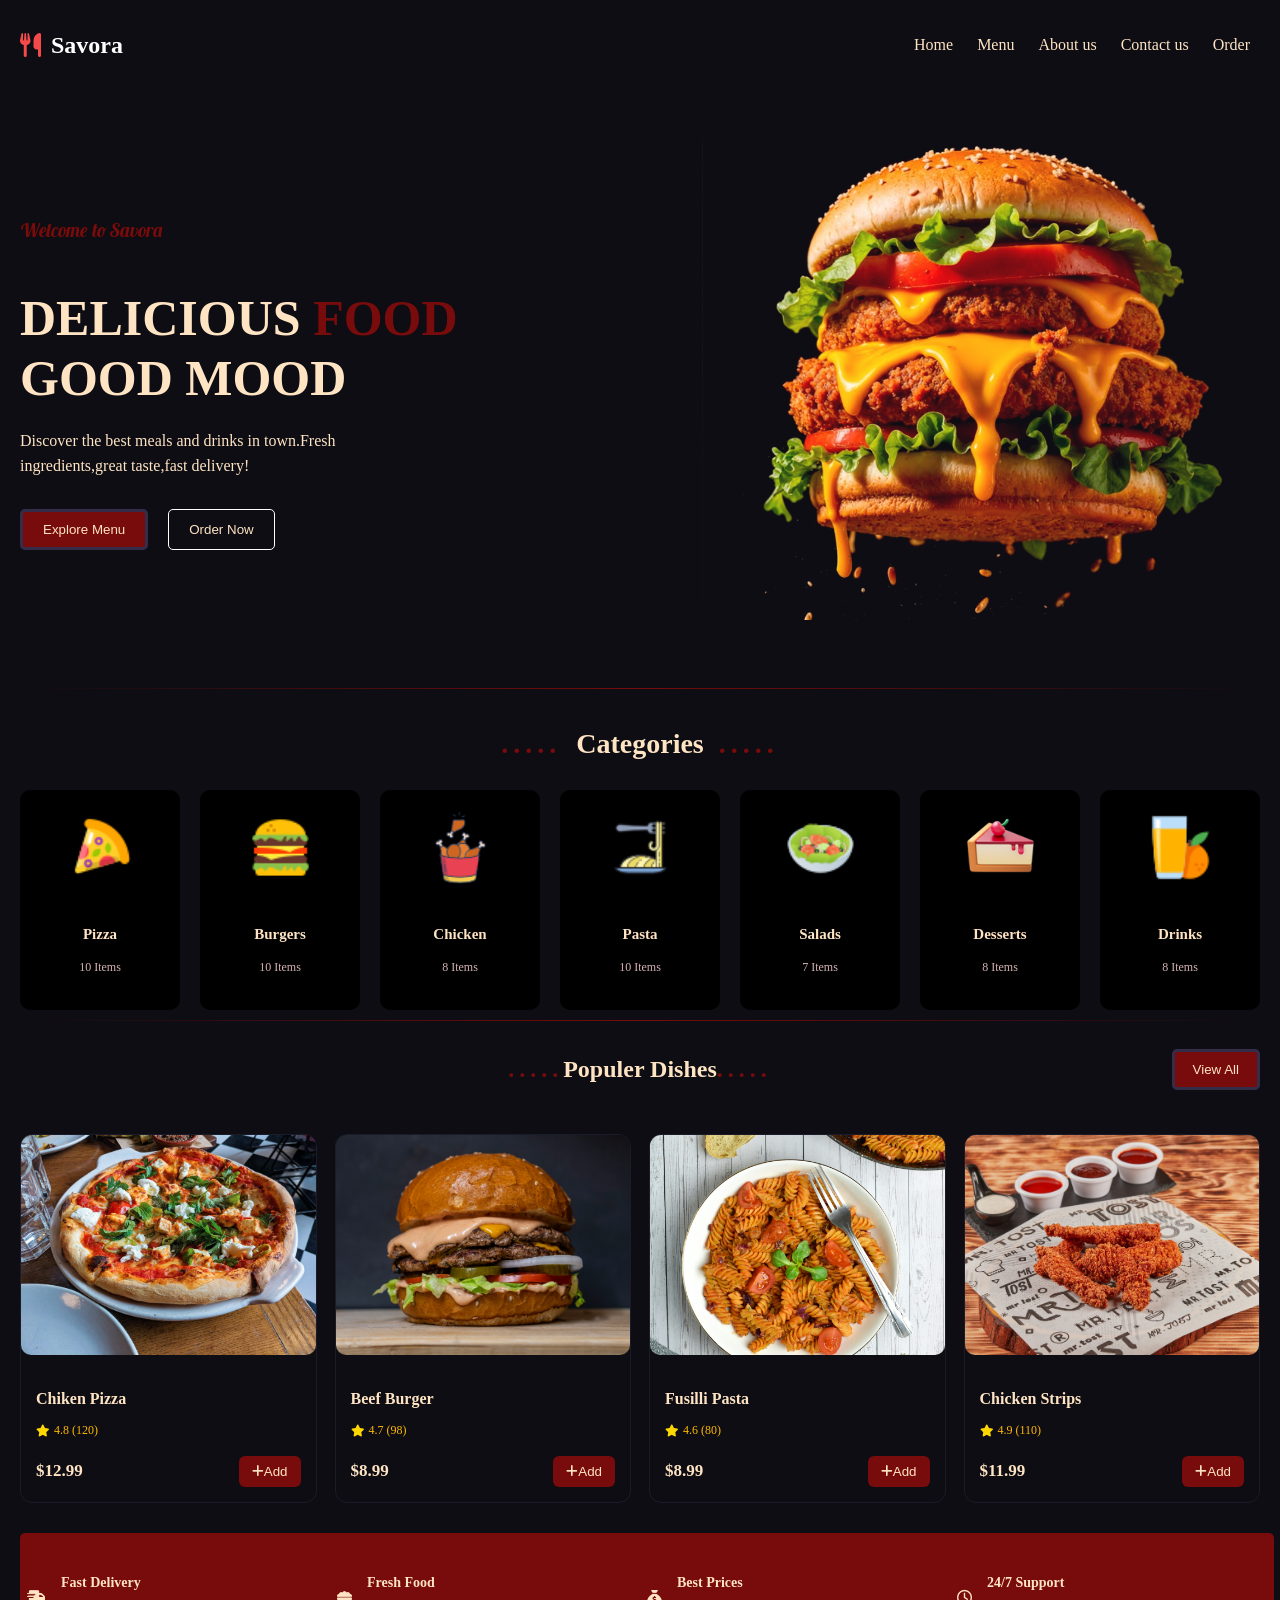
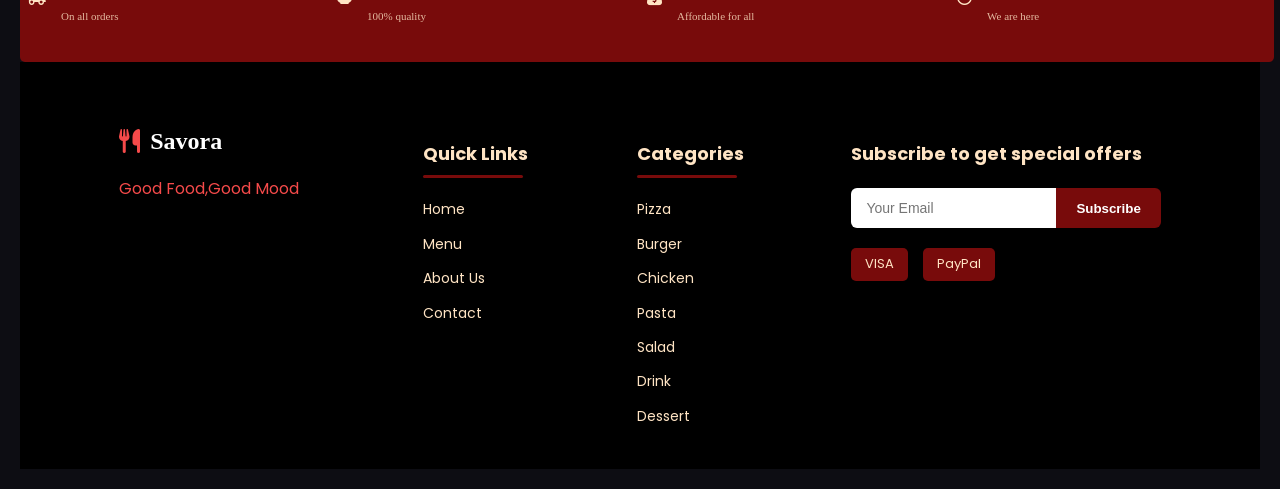
<file: index.html>
<!DOCTYPE html>
<html lang="en">

<head>
    <meta charset="UTF-8">
    <meta name="viewport" content="width=device-width, initial-scale=1.0">
    <title>Savora</title>
    <link rel="preconnect" href="https://fonts.googleapis.com">
    <link rel="preconnect" href="https://fonts.gstatic.com" crossorigin>
    <link href="https://fonts.googleapis.com/css2?family=Lobster+Two:ital,wght@0,400;0,700;1,400;1,700&display=swap"
        rel="stylesheet">
    <link rel="stylesheet"
      href="https://cdnjs.cloudflare.com/ajax/libs/font-awesome/6.7.2/css/all.min.css">
    <link rel="stylesheet" href="https://cdnjs.cloudflare.com/ajax/libs/font-awesome/6.4.0/css/all.min.css">
    <link href="https://fonts.googleapis.com/css2?family=Poppins:wght@300;400;500;600;700&display=swap" rel="stylesheet">    
    <link rel="stylesheet" href="css/index.css">
    <link rel="icon" href="Images/burgers/photo-of-home.jpg">
</head>

<body>
    <header>
        <div class="logo">
            <i class="fa-solid fa-utensils"></i> Savora
        </div>
        <nav class="navbar">
            <ul>
                <li><a href="index.html">Home</a></li>
                <li><a href="menu.html">Menu</a></li>
                <li><a href="about-us.html">About us</a></li>
                <li><a href="contact-us.html">Contact us</a></li>
                <li><a href="order.html" class="active">Order</a></li>
            </ul>
        </nav>
    </header>
    <section class="container-hero">
        <div class="hero-content">
            <h3>Welcome to Savora</h3>
            <h1>DELICIOUS <span>FOOD</span><br> GOOD MOOD</h1>
            <P>Discover the best meals and drinks in town.Fresh ingredients,great taste,fast delivery!</P>
            <div class="hero-buttons">
                <button class="btn btn-primary"><a href="menu.html">Explore Menu</a></button>
                <button class="btn btn-outline"><a href="order.html">Order Now</a></button>
            </div>
        </div>
        <div class="hero-image">
            <img src="Images/burgers/photo-of-home.jpg" alt="Burger">
        </div>
    </section>
    <div class="fade-line"></div>
    <section class="container">
        <div class="section-title">
            <h2>Categories</h2>
        </div>
        <div class="categories">
            <div class="cat-card">
                <img src="Images/icons/pizza-icon (3).png" alt="Pizza">
                <h4>Pizza</h4>
                <p>10 Items</p>
            </div>
            <div class="cat-card">
                <img src="Images/icons/burger-icon.png" alt="Burgers">
                <h4>Burgers</h4>
                <p>10 Items</p>
            </div>
            <div class="cat-card">
                <img src="Images/icons/chicken-wings-icon.png" alt="Chicken">
                <h4>Chicken</h4>
                <p>8 Items</p>
            </div>
            <div class="cat-card">
                <img src="Images/icons/pasta-icon.png" alt="Pasta">
                <h4>Pasta</h4>
                <p>10 Items</p>
            </div>
            <div class="cat-card">
                <img src="Images/icons/salad-icon.png" alt="Salad">
                <h4>Salads</h4>
                <p>7 Items</p>
            </div>
            <div class="cat-card">
                <img src="Images/icons/dessert-icon.png" alt="Dessert">
                <h4>Desserts</h4>
                <p>8 Items</p>
            </div>
            <div class="cat-card">
                <img src="Images/icons/juice-icon.png" alt="Drinks">
                <h4>Drinks</h4>
                <p>8 Items</p>
            </div>
        </div>
    </section>
    <div class="fade-line"></div>
    <section class="Populer-dishes container">
        <div class="dishes-header">
            <div class="dishes-title" style="margin-bottom: 0;">
                <h2>Populer Dishes</h2>
            </div>
                <button class="btn View-btn"><a href="menu.html">View All</a></button>
        </div>
        <div class="cards">
            <div class="dish-card">
                <div class="dish-img">
                    <img src="Images/pizza/chicken&ricotta-mediterranean-pizza.jpeg" alt="">
                </div>
                <div class="card-info">
                    <h3>Chiken Pizza</h3>
                    <div class="rating"><i class="fa-solid fa-star"></i><span>4.8 (120)</span></div>
                    <div class="price">
                        <strong>$12.99</strong>
                        <button><i class="fa-solid fa-plus"></i>Add</button>
                    </div>
                </div>
            </div>
            <div class="dish-card">
                <div class="dish-img">
                    <img src="Images/burgers/double-beef-burger.jpeg" alt="">
                </div>
                <div class="card-info">
                    <h3>Beef Burger</h3>
                    <div class="rating"><i class="fa-solid fa-star"></i><span>4.7 (98)</span></div>
                    <div class="price">
                        <strong>$8.99</strong>
                        <button><i class="fa-solid fa-plus"></i>Add</button>
                    </div>
                </div>
            </div>
             <div class="dish-card">
                <div class="dish-img">
                    <img src="Images/pasta/fusilli-tomato-pasta.jpeg" alt="">
                </div>
                <div class="card-info">
                    <h3>Fusilli Pasta</h3>
                    <div class="rating"><i class="fa-solid fa-star"></i><span>4.6 (80)</span></div>
                    <div class="price">
                        <strong>$8.99</strong>
                        <button><i class="fa-solid fa-plus"></i>Add</button>
                    </div>
                </div>
            </div>
             <div class="dish-card">
                <div class="dish-img">
                    <img src="Images/chickens/chicken-strips.jpeg" alt="">
                </div>
                <div class="card-info">
                    <h3>Chicken Strips</h3>
                    <div class="rating"><i class="fa-solid fa-star"></i><span>4.9 (110)</span></div>
                    <div class="price">
                        <strong>$11.99</strong>
                        <button><i class="fa-solid fa-plus"></i>Add</button>
                    </div>
                </div>
            </div>
        </div>
    </section>
    <section class="propereties">
        <div class="properety">
            <i class="fa-solid fa-truck-fast"></i>
            <div>
                <h3>Fast Delivery</h3>
                <p>On all orders</p>
            </div>
        </div>
        <div class="properety">
            <i class="fa-solid fa-bowl-food"></i>
            <div>
                <h3>Fresh Food</h3>
                <p>100% quality</p>
            </div>
        </div>
        <div class="properety">
            <i class="fa-solid fa-sack-dollar"></i>
            <div>
                <h3>Best Prices</h3>
                <p>Affordable for all</p>
            </div>
        </div>
        <div class="properety">
            <i class="fa-regular fa-clock"></i>
            <div>
                <h3>24/7 Support</h3>
                <p>We are here</p>
            </div>
        </div>
    </section>
    <footer>
        <div class="logo-footer">
            <div class="logo">
                <i class="fa-solid fa-utensils"></i> Savora
            </div>
            <p>Good Food,Good Mood</p>
        </div>
        <div class="footer-column">
            <h3>Quick Links</h3>
            <a href="index.html">Home</a>
            <a href="menu.html">Menu</a>
            <a href="about-us.html">About Us</a>
            <a href="contact-us.html">Contact</a>
        </div>
        <div class="footer-column">
            <h3>Categories</h3>
            <a href="menu.html?category=pizza">Pizza</a>
            <a href="menu.html?category=burgers">Burger</a>
            <a href="menu.html?category=chicken">Chicken</a>
            <a href="menu.html?category=pasta">Pasta</a>
            <a href="menu.html?category=salad">Salad</a>
            <a href="menu.html?category=drink">Drink</a>
            <a href="menu.html?category=dessert">Dessert</a>
        </div>
        <div class="subscribe">
            <h3>Subscribe to get special offers</h3>
            <div class="subscribe-box">
                <input type="email" placeholder="Your Email">
                <button>Subscribe</button>
            </div>    
            <div class="payment">
                    <span>VISA</span>
                    <span>PayPal</span>
            </div>
        </div>
    </footer>
    <script src="main.js"></script>
</body>
</html>
</file>
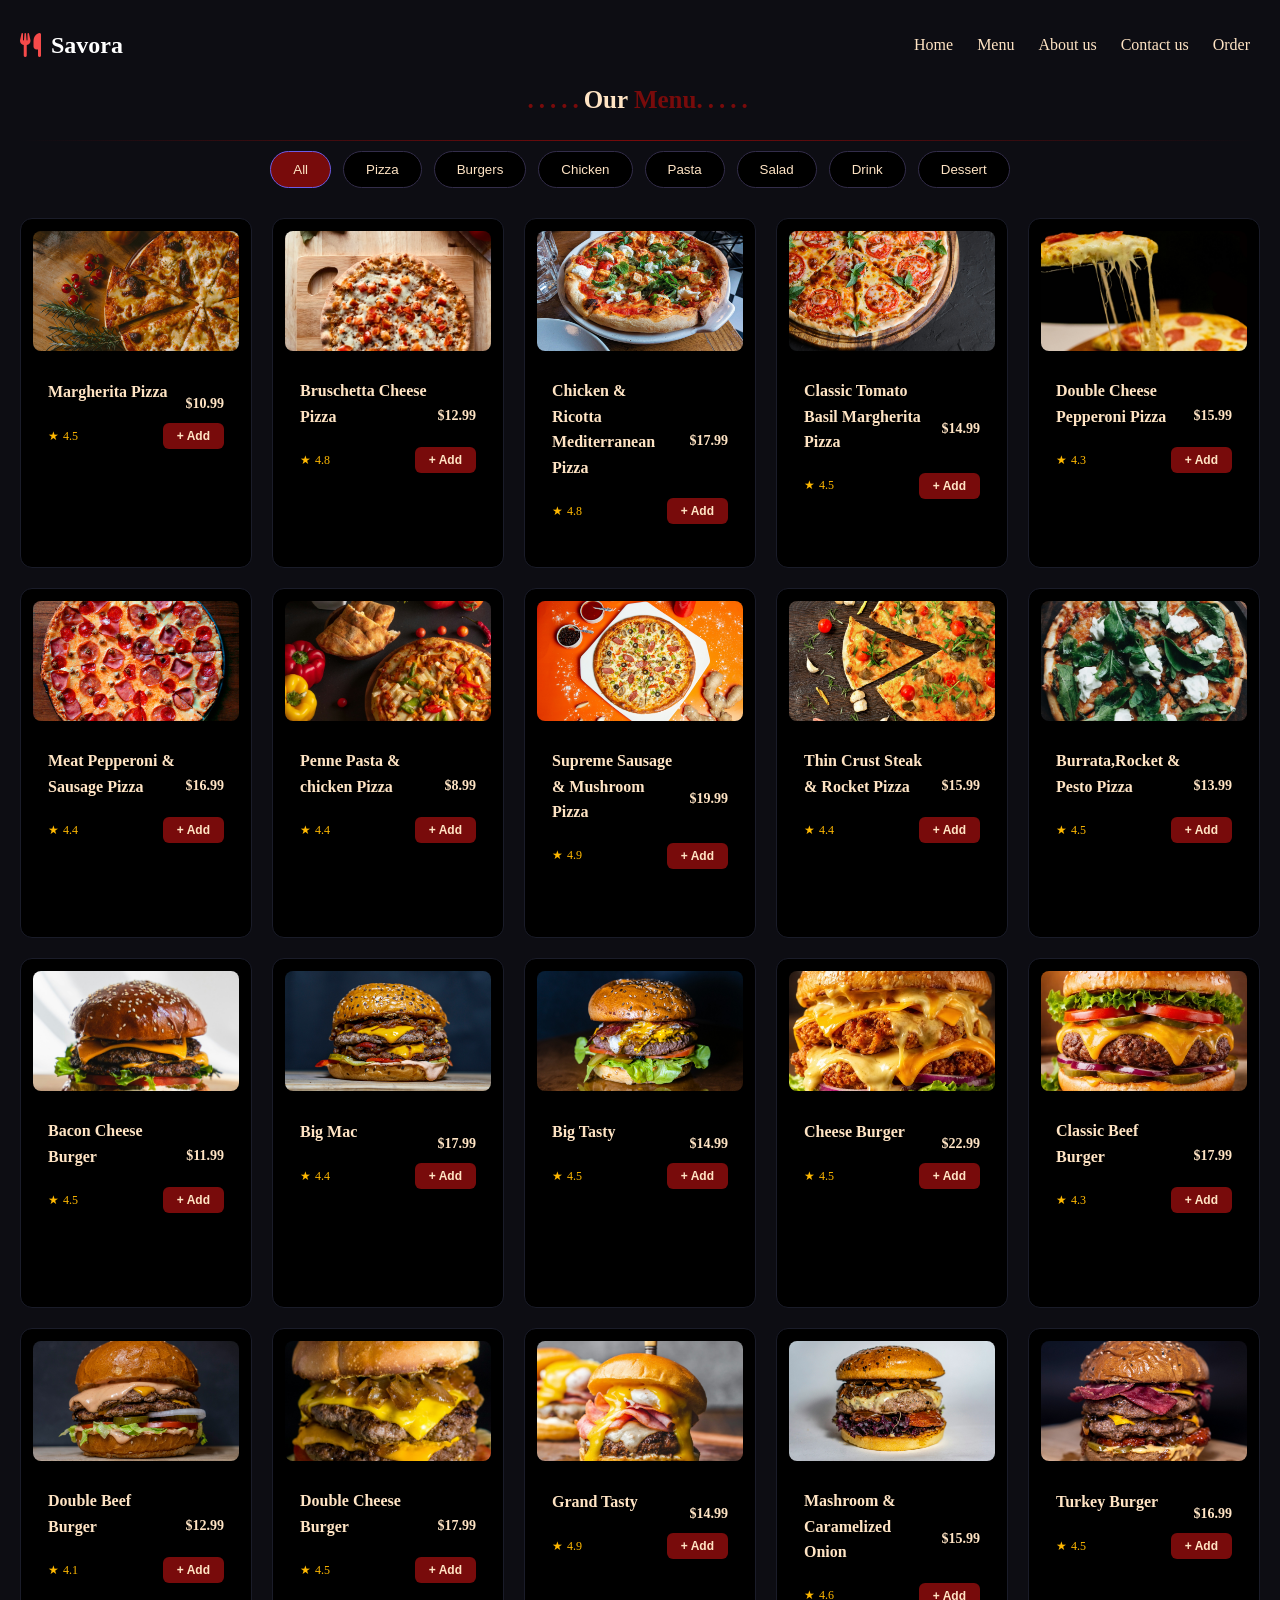
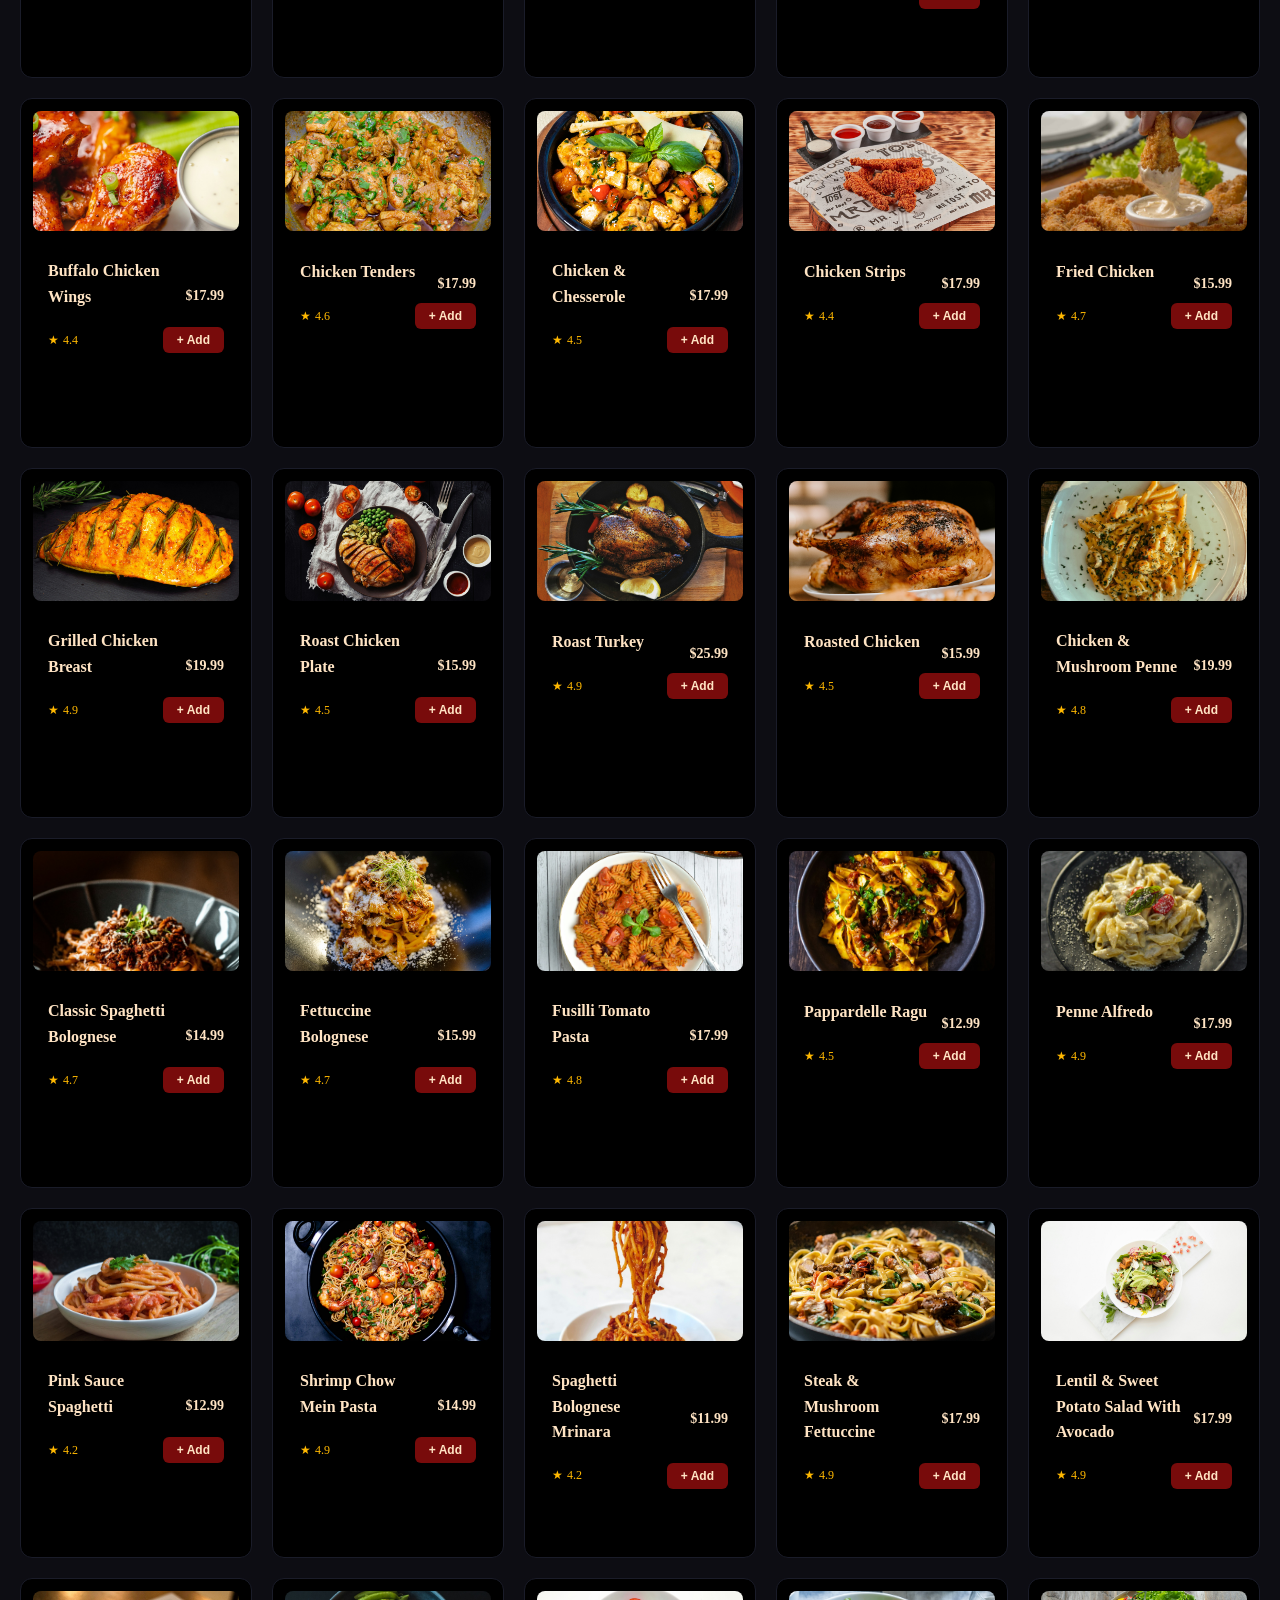
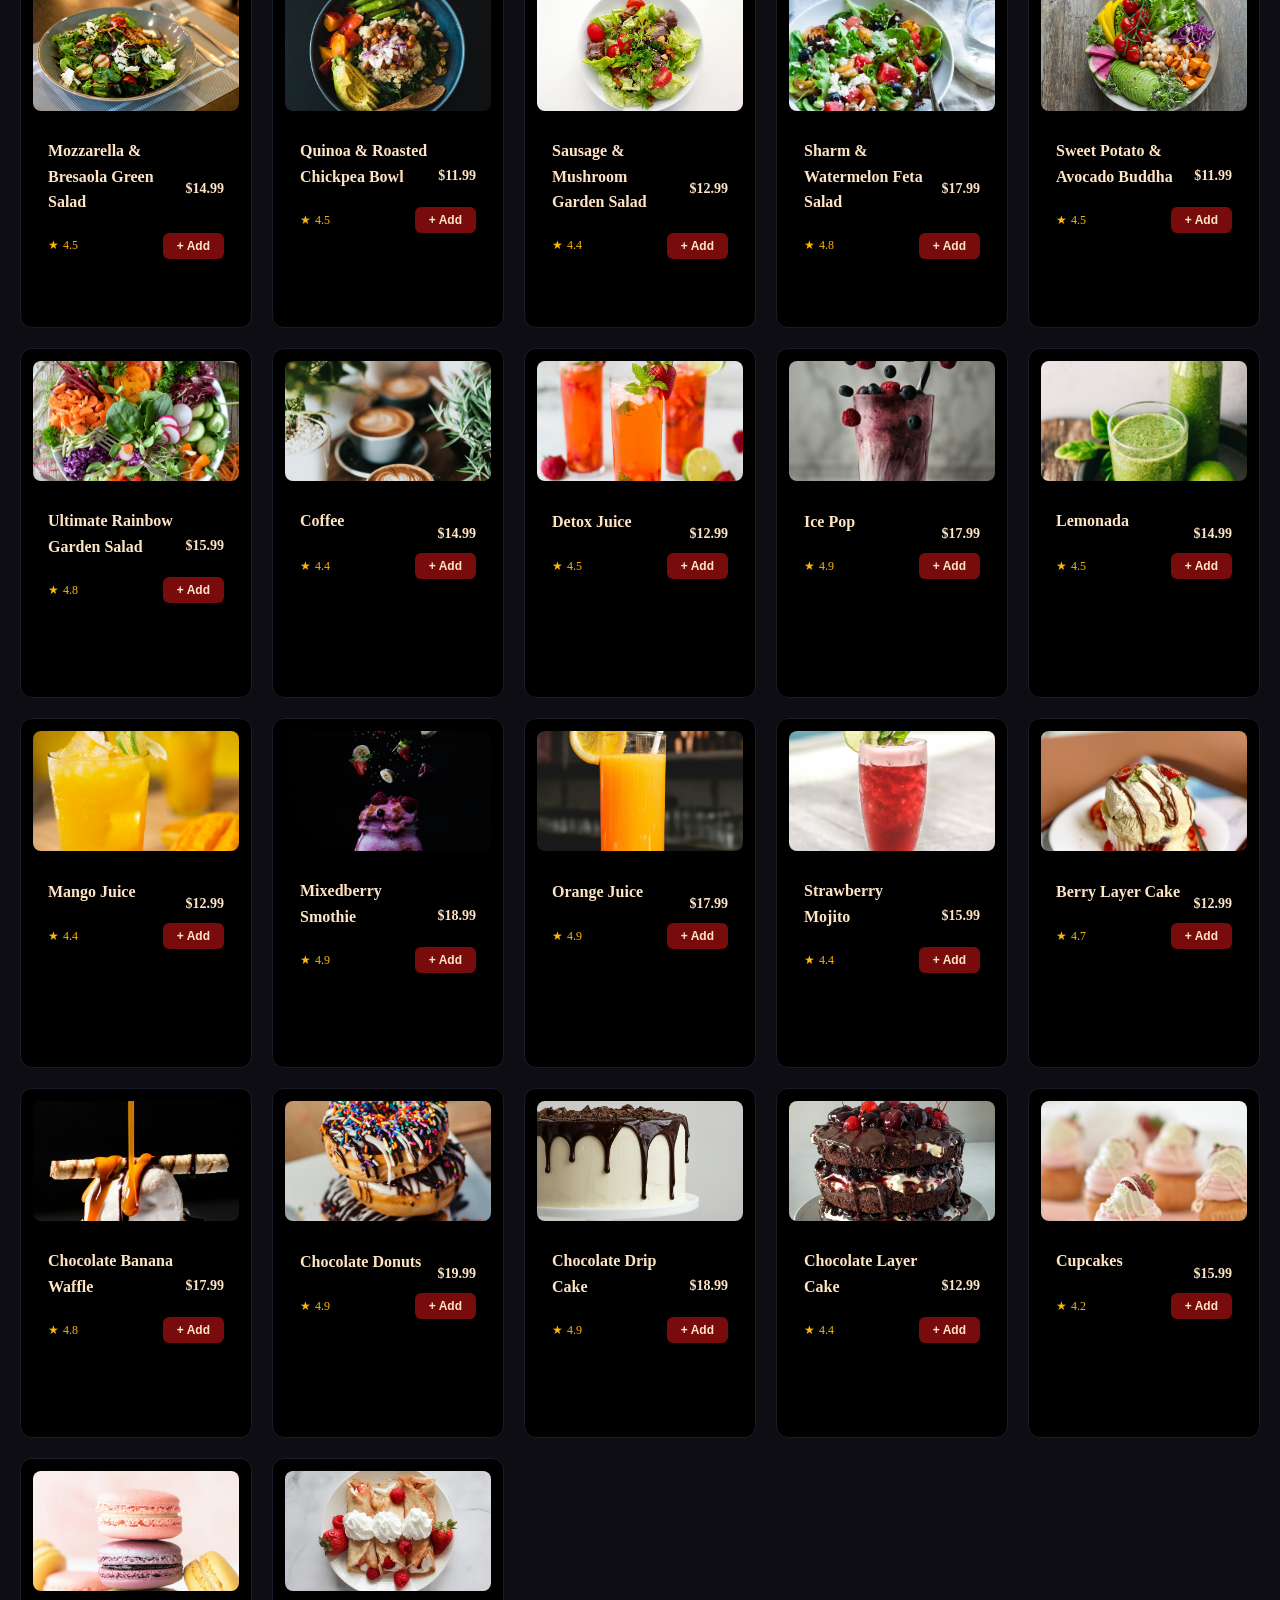
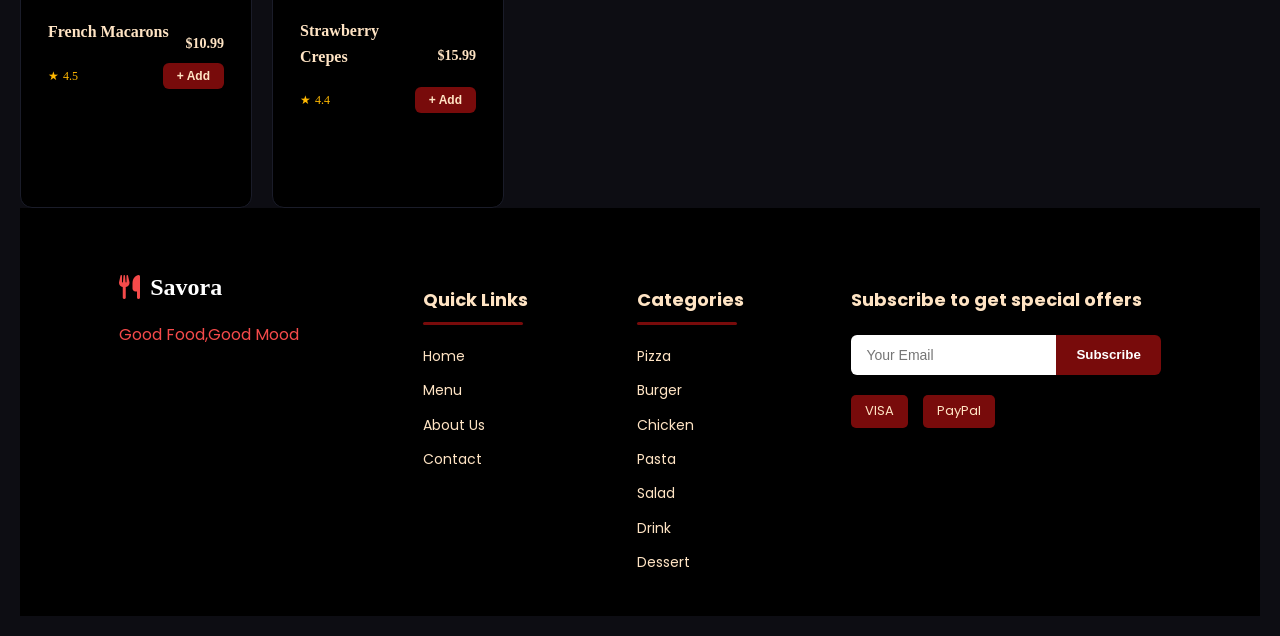
<file: menu.html>
<!DOCTYPE html>
<html lang="en">

<head>
    <meta charset="UTF-8">
    <meta name="viewport" content="width=device-width, initial-scale=1.0">
    <title>Savora</title>
    <link rel="stylesheet" href="https://cdnjs.cloudflare.com/ajax/libs/font-awesome/6.4.0/css/all.min.css">
    <link href="https://fonts.googleapis.com/css2?family=Poppins:wght@300;400;500;600;700&display=swap"
        rel="stylesheet">
    <link rel="stylesheet" href="css/index.css">
    <link rel="icon" href="Images/burgers/photo-of-home.jpg">
</head>
<header>
    <div class="logo">
        <i class="fa-solid fa-utensils"></i> Savora
    </div>
    <nav class="navbar">
        <ul>
            <li><a href="index.html">Home</a></li>
            <li><a href="menu.html">Menu</a></li>
            <li><a href="about-us.html">About us</a></li>
            <li><a href="contact-us.html">Contact us</a></li>
            <li><a href="order.html" class="active">Order</a></li>
        </ul>
    </nav>
</header>
<div class="menu">Our <span>Menu</span></div>
<div class="fade-line"></div>
<div class="category-buttons">
    <button class="filter-btn active" data-category="all">All</button>
    <button class="filter-btn" data-category="pizza">Pizza</button>
    <button class="filter-btn" data-category="burgers">Burgers</button>
    <button class="filter-btn" data-category="chicken">Chicken</button>
    <button class="filter-btn" data-category="pasta">Pasta</button>
    <button class="filter-btn" data-category="salad">Salad</button>
    <button class="filter-btn" data-category="drink">Drink</button>
    <button class="filter-btn" data-category="dessert">Dessert</button>
</div>
<div class="product-grid">

    <div class="product-card" data-category="pizza">
        <img src="Images/pizza/margherita-pizza.jpeg" alt="Margherita Pizza">

        <div class="card-info">
            <div class="card-header">
                <h3 class="product-title">Margherita Pizza</h3>
                <span class="price">$10.99</span>
            </div>

            <div class="card-footer">
                <div class="rating">
                    <span>★</span> 4.5
                </div>
                <button class="add-btn">+ Add</button>
            </div>
        </div>
    </div>



    <div class="product-card" data-category="pizza">
        <img src="Images/pizza/bruschetta-cheese-pizza.jpeg" alt="Bruschetta Cheese Pizza">

        <div class="card-info">
            <div class="card-header">
                <h3 class="product-title">Bruschetta Cheese Pizza</h3>
                <span class="price">$12.99</span>
            </div>

            <div class="card-footer">
                <div class="rating">
                    <span>★</span> 4.8
                </div>
                <button class="add-btn">+ Add</button>
            </div>
        </div>
    </div>


    <div class="product-card" data-category="pizza">
        <img src="Images/pizza/chicken&ricotta-mediterranean-pizza.jpeg" alt="Chicken & Ricotta Mediterranean Pizza">

        <div class="card-info">
            <div class="card-header">
                <h3 class="product-title">Chicken & Ricotta Mediterranean Pizza</h3>
                <span class="price">$17.99</span>
            </div>

            <div class="card-footer">
                <div class="rating">
                    <span>★</span> 4.8
                </div>
                <button class="add-btn">+ Add</button>
            </div>
        </div>
    </div>


    <div class="product-card" data-category="pizza">
        <img src="Images/pizza/classic-tomato-basil-margherita-pizza.jpeg" alt="Classic Tomato Basil Margherita Pizza">

        <div class="card-info">
            <div class="card-header">
                <h3 class="product-title">Classic Tomato Basil Margherita Pizza</h3>
                <span class="price">$14.99</span>
            </div>

            <div class="card-footer">
                <div class="rating">
                    <span>★</span> 4.5
                </div>
                <button class="add-btn">+ Add</button>
            </div>
        </div>
    </div>


    <div class="product-card" data-category="pizza">
        <img src="Images/pizza/double-cheese-pepperoni-pizza.jpeg" alt="Double Cheese Pepperoni Pizza">

        <div class="card-info">
            <div class="card-header">
                <h3 class="product-title">Double Cheese Pepperoni Pizza</h3>
                <span class="price">$15.99</span>
            </div>

            <div class="card-footer">
                <div class="rating">
                    <span>★</span> 4.3
                </div>
                <button class="add-btn">+ Add</button>
            </div>
        </div>
    </div>


    <div class="product-card" data-category="pizza">
        <img src="Images/pizza/meat-pepperoni&sausage-pizza.jpeg" alt="Meat Pepperoni & sausage Pizza">

        <div class="card-info">
            <div class="card-header">
                <h3 class="product-title">Meat Pepperoni & Sausage Pizza</h3>
                <span class="price">$16.99</span>
            </div>

            <div class="card-footer">
                <div class="rating">
                    <span>★</span> 4.4
                </div>
                <button class="add-btn">+ Add</button>
            </div>
        </div>
    </div>


    <div class="product-card" data-category="pizza">
        <img src="Images/pizza/penne-pasta&chicken-pizza.jpeg" alt="Penne Pasta & chicken Pizza">

        <div class="card-info">
            <div class="card-header">
                <h3 class="product-title">Penne Pasta & chicken Pizza</h3>
                <span class="price">$8.99</span>
            </div>

            <div class="card-footer">
                <div class="rating">
                    <span>★</span> 4.4
                </div>
                <button class="add-btn">+ Add</button>
            </div>
        </div>
    </div>


    <div class="product-card" data-category="pizza">
        <img src="Images/pizza/supreme-sausage&mushroom-pizza.jpeg" alt="Supreme Sausage & Mushroom Pizza">

        <div class="card-info">
            <div class="card-header">
                <h3 class="product-title">Supreme Sausage & Mushroom Pizza</h3>
                <span class="price">$19.99</span>
            </div>

            <div class="card-footer">
                <div class="rating">
                    <span>★</span> 4.9
                </div>
                <button class="add-btn">+ Add</button>
            </div>
        </div>
    </div>


    <div class="product-card" data-category="pizza">
        <img src="Images/pizza/thin-crust-steak&rocket-pizza.jpeg" alt="Thin Crust Steak & Rocket Pizza">

        <div class="card-info">
            <div class="card-header">
                <h3 class="product-title">Thin Crust Steak & Rocket Pizza</h3>
                <span class="price">$15.99</span>
            </div>

            <div class="card-footer">
                <div class="rating">
                    <span>★</span> 4.4
                </div>
                <button class="add-btn">+ Add</button>
            </div>
        </div>
    </div>


    <div class="product-card" data-category="pizza">
        <img src="Images/pizza/burrata,rocket&pesto-pizza.jpeg" alt="Burrata,Rocket & Pesto Pizza">

        <div class="card-info">
            <div class="card-header">
                <h3 class="product-title">Burrata,Rocket & Pesto Pizza</h3>
                <span class="price">$13.99</span>
            </div>

            <div class="card-footer">
                <div class="rating">
                    <span>★</span> 4.5
                </div>
                <button class="add-btn">+ Add</button>
            </div>
        </div>
    </div>


    <div class="product-card" data-category="burgers">
        <img src="Images/burgers/bacon-chese-burger.jpeg" alt="Bacon Cheese Burger">

        <div class="card-info">
            <div class="card-header">
                <h3 class="product-title">Bacon Cheese Burger</h3>
                <span class="price">$11.99</span>
            </div>

            <div class="card-footer">
                <div class="rating">
                    <span>★</span> 4.5
                </div>
                <button class="add-btn">+ Add</button>
            </div>
        </div>
    </div>


    <div class="product-card" data-category="burgers">
        <img src="Images/burgers/big-mac.jpeg" alt="Big Mac">

        <div class="card-info">
            <div class="card-header">
                <h3 class="product-title">Big Mac</h3>
                <span class="price">$17.99</span>
            </div>

            <div class="card-footer">
                <div class="rating">
                    <span>★</span> 4.4
                </div>
                <button class="add-btn">+ Add</button>
            </div>
        </div>
    </div>



    <div class="product-card" data-category="burgers">
        <img src="Images/burgers/big-tasty.jpeg" alt="Big Tasty">

        <div class="card-info">
            <div class="card-header">
                <h3 class="product-title">Big Tasty</h3>
                <span class="price">$14.99</span>
            </div>

            <div class="card-footer">
                <div class="rating">
                    <span>★</span> 4.5
                </div>
                <button class="add-btn">+ Add</button>
            </div>
        </div>
    </div>



    <div class="product-card" data-category="burgers">
        <img src="Images/burgers/chese-burger.jpg" alt="Chese Burger">

        <div class="card-info">
            <div class="card-header">
                <h3 class="product-title">Cheese Burger</h3>
                <span class="price">$22.99</span>
            </div>

            <div class="card-footer">
                <div class="rating">
                    <span>★</span> 4.5
                </div>
                <button class="add-btn">+ Add</button>
            </div>
        </div>
    </div>



    <div class="product-card" data-category="burgers">
        <img src="Images/burgers/classic-beef-burger.jpg" alt="Classic Beef Burger">

        <div class="card-info">
            <div class="card-header">
                <h3 class="product-title">Classic Beef Burger</h3>
                <span class="price">$17.99</span>
            </div>

            <div class="card-footer">
                <div class="rating">
                    <span>★</span> 4.3
                </div>
                <button class="add-btn">+ Add</button>
            </div>
        </div>
    </div>



    <div class="product-card" data-category="burgers">
        <img src="Images/burgers/double-beef-burger.jpeg" alt="Double Beef Burger">

        <div class="card-info">
            <div class="card-header">
                <h3 class="product-title">Double Beef Burger</h3>
                <span class="price">$12.99</span>
            </div>

            <div class="card-footer">
                <div class="rating">
                    <span>★</span> 4.1
                </div>
                <button class="add-btn">+ Add</button>
            </div>
        </div>
    </div>



    <div class="product-card" data-category="burgers">
        <img src="Images/burgers/double-chese-burger.jpeg" alt="Double Cheese Burger">

        <div class="card-info">
            <div class="card-header">
                <h3 class="product-title">Double Cheese Burger</h3>
                <span class="price">$17.99</span>
            </div>

            <div class="card-footer">
                <div class="rating">
                    <span>★</span> 4.5
                </div>
                <button class="add-btn">+ Add</button>
            </div>
        </div>
    </div>



    <div class="product-card" data-category="burgers">
        <img src="Images/burgers/grand-tasty.jpeg" alt="Grand Tasty">

        <div class="card-info">
            <div class="card-header">
                <h3 class="product-title">Grand Tasty</h3>
                <span class="price">$14.99</span>
            </div>

            <div class="card-footer">
                <div class="rating">
                    <span>★</span> 4.9
                </div>
                <button class="add-btn">+ Add</button>
            </div>
        </div>
    </div>



    <div class="product-card" data-category="burgers">
        <img src="Images/burgers/mashroom&caramelized-onion.jpeg" alt="Mashroom & Caramelized Onion">

        <div class="card-info">
            <div class="card-header">
                <h3 class="product-title">Mashroom & Caramelized Onion</h3>
                <span class="price">$15.99</span>
            </div>

            <div class="card-footer">
                <div class="rating">
                    <span>★</span> 4.6
                </div>
                <button class="add-btn">+ Add</button>
            </div>
        </div>
    </div>



    <div class="product-card" data-category="burgers">
        <img src="Images/burgers/turkey-burger.jpeg" alt="Turkey Burger">

        <div class="card-info">
            <div class="card-header">
                <h3 class="product-title">Turkey Burger</h3>
                <span class="price">$16.99</span>
            </div>

            <div class="card-footer">
                <div class="rating">
                    <span>★</span> 4.5
                </div>
                <button class="add-btn">+ Add</button>
            </div>
        </div>
    </div>



    <div class="product-card" data-category="chicken">
        <img src="Images/chickens/buffalo-chicken-wings.jpeg" alt="Buffalo Chicken Wings">

        <div class="card-info">
            <div class="card-header">
                <h3 class="product-title">Buffalo Chicken Wings</h3>
                <span class="price">$17.99</span>
            </div>

            <div class="card-footer">
                <div class="rating">
                    <span>★</span> 4.4
                </div>
                <button class="add-btn">+ Add</button>
            </div>
        </div>
    </div>



    <div class="product-card" data-category="chicken">
        <img src="Images/chickens/chichen-tenders.jpeg" alt="Chicken Tenders">

        <div class="card-info">
            <div class="card-header">
                <h3 class="product-title">Chicken Tenders</h3>
                <span class="price">$17.99</span>
            </div>

            <div class="card-footer">
                <div class="rating">
                    <span>★</span> 4.6
                </div>
                <button class="add-btn">+ Add</button>
            </div>
        </div>
    </div>


    <div class="product-card" data-category="chicken">
        <img src="Images/chickens/chicken&chesserole.jpeg" alt="Chicken & Chesserole">

        <div class="card-info">
            <div class="card-header">
                <h3 class="product-title">Chicken & Chesserole</h3>
                <span class="price">$17.99</span>
            </div>

            <div class="card-footer">
                <div class="rating">
                    <span>★</span> 4.5
                </div>
                <button class="add-btn">+ Add</button>
            </div>
        </div>
    </div>




    <div class="product-card" data-category="chicken">
        <img src="Images/chickens/chicken-strips.jpeg" alt="Chicken Strips">

        <div class="card-info">
            <div class="card-header">
                <h3 class="product-title">Chicken Strips</h3>
                <span class="price">$17.99</span>
            </div>

            <div class="card-footer">
                <div class="rating">
                    <span>★</span> 4.4
                </div>
                <button class="add-btn">+ Add</button>
            </div>
        </div>
    </div>




    <div class="product-card" data-category="chicken">
        <img src="Images/chickens/fried-chicken.jpeg" alt="Fried Chicken">

        <div class="card-info">
            <div class="card-header">
                <h3 class="product-title">Fried Chicken</h3>
                <span class="price">$15.99</span>
            </div>

            <div class="card-footer">
                <div class="rating">
                    <span>★</span> 4.7
                </div>
                <button class="add-btn">+ Add</button>
            </div>
        </div>
    </div>



    <div class="product-card" data-category="chicken">
        <img src="Images/chickens/grilled-chicken-breast.jpeg" alt="Grilled Chicken Breast">

        <div class="card-info">
            <div class="card-header">
                <h3 class="product-title">Grilled Chicken Breast</h3>
                <span class="price">$19.99</span>
            </div>

            <div class="card-footer">
                <div class="rating">
                    <span>★</span> 4.9
                </div>
                <button class="add-btn">+ Add</button>
            </div>
        </div>
    </div>



    <div class="product-card" data-category="chicken">
        <img src="Images/chickens/roast-chicken-plate.jpeg" alt="Roast Chicken Plate">

        <div class="card-info">
            <div class="card-header">
                <h3 class="product-title">Roast Chicken Plate</h3>
                <span class="price">$15.99</span>
            </div>

            <div class="card-footer">
                <div class="rating">
                    <span>★</span> 4.5
                </div>
                <button class="add-btn">+ Add</button>
            </div>
        </div>
    </div>



    <div class="product-card" data-category="chicken">
        <img src="Images/chickens/roast-turkey.jpeg" alt="Roast Turkey">

        <div class="card-info">
            <div class="card-header">
                <h3 class="product-title">Roast Turkey</h3>
                <span class="price">$25.99</span>
            </div>

            <div class="card-footer">
                <div class="rating">
                    <span>★</span> 4.9
                </div>
                <button class="add-btn">+ Add</button>
            </div>
        </div>
    </div>



    <div class="product-card" data-category="chicken">
        <img src="Images/chickens/roasted-chicken.jpeg" alt="Roasted Chicken">

        <div class="card-info">
            <div class="card-header">
                <h3 class="product-title">Roasted Chicken</h3>
                <span class="price">$15.99</span>
            </div>

            <div class="card-footer">
                <div class="rating">
                    <span>★</span> 4.5
                </div>
                <button class="add-btn">+ Add</button>
            </div>
        </div>
    </div>


    <div class="product-card" data-category="pasta">
        <img src="Images/pasta/chicken&mushroom-penne.jpeg" alt="Chicken & Mushroom Penne">

        <div class="card-info">
            <div class="card-header">
                <h3 class="product-title">Chicken & Mushroom Penne</h3>
                <span class="price">$19.99</span>
            </div>

            <div class="card-footer">
                <div class="rating">
                    <span>★</span> 4.8
                </div>
                <button class="add-btn">+ Add</button>
            </div>
        </div>
    </div>



    <div class="product-card" data-category="pasta">
        <img src="Images/pasta/classic-spaghetti-bolognese.jpeg" alt="Classic Spaghetti Bolognese">

        <div class="card-info">
            <div class="card-header">
                <h3 class="product-title">Classic Spaghetti Bolognese</h3>
                <span class="price">$14.99</span>
            </div>

            <div class="card-footer">
                <div class="rating">
                    <span>★</span> 4.7
                </div>
                <button class="add-btn">+ Add</button>
            </div>
        </div>
    </div>



    <div class="product-card" data-category="pasta">
        <img src="Images/pasta/fettuccine-bolognese.jpeg" alt="Fettuccine Bolognese">

        <div class="card-info">
            <div class="card-header">
                <h3 class="product-title">Fettuccine Bolognese</h3>
                <span class="price">$15.99</span>
            </div>

            <div class="card-footer">
                <div class="rating">
                    <span>★</span> 4.7
                </div>
                <button class="add-btn">+ Add</button>
            </div>
        </div>
    </div>


    <div class="product-card" data-category="pasta">
        <img src="Images/pasta/fusilli-tomato-pasta.jpeg" alt="Fusilli Tomato Pasta">

        <div class="card-info">
            <div class="card-header">
                <h3 class="product-title">Fusilli Tomato Pasta</h3>
                <span class="price">$17.99</span>
            </div>

            <div class="card-footer">
                <div class="rating">
                    <span>★</span> 4.8
                </div>
                <button class="add-btn">+ Add</button>
            </div>
        </div>
    </div>


    <div class="product-card" data-category="pasta">
        <img src="Images/pasta/pappardelle-ragu.jpeg" alt="Pappardelle Ragu">

        <div class="card-info">
            <div class="card-header">
                <h3 class="product-title">Pappardelle Ragu</h3>
                <span class="price">$12.99</span>
            </div>

            <div class="card-footer">
                <div class="rating">
                    <span>★</span> 4.5
                </div>
                <button class="add-btn">+ Add</button>
            </div>
        </div>
    </div>



    <div class="product-card" data-category="pasta">
        <img src="Images/pasta/penne-alfredo.jpeg" alt="Penne Alfredo">

        <div class="card-info">
            <div class="card-header">
                <h3 class="product-title">Penne Alfredo</h3>
                <span class="price">$17.99</span>
            </div>

            <div class="card-footer">
                <div class="rating">
                    <span>★</span> 4.9
                </div>
                <button class="add-btn">+ Add</button>
            </div>
        </div>
    </div>



    <div class="product-card" data-category="pasta">
        <img src="Images/pasta/pink-sauce-spaghetti.jpeg" alt="Pink Sauce Spaghetti">

        <div class="card-info">
            <div class="card-header">
                <h3 class="product-title">Pink Sauce Spaghetti</h3>
                <span class="price">$12.99</span>
            </div>

            <div class="card-footer">
                <div class="rating">
                    <span>★</span> 4.2
                </div>
                <button class="add-btn">+ Add</button>
            </div>
        </div>
    </div>


    <div class="product-card" data-category="pasta">
        <img src="Images/pasta/shrimp-chow-mein-pasta.jpeg" alt="Shrimp Chow Mein Pasta">

        <div class="card-info">
            <div class="card-header">
                <h3 class="product-title">Shrimp Chow Mein Pasta</h3>
                <span class="price">$14.99</span>
            </div>

            <div class="card-footer">
                <div class="rating">
                    <span>★</span> 4.9
                </div>
                <button class="add-btn">+ Add</button>
            </div>
        </div>
    </div>



    <div class="product-card" data-category="pasta">
        <img src="Images/pasta/spaghetti-bolognese-marinara.jpeg" alt="Spaghetti Bolognese Mrinara">

        <div class="card-info">
            <div class="card-header">
                <h3 class="product-title">Spaghetti Bolognese Mrinara</h3>
                <span class="price">$11.99</span>
            </div>

            <div class="card-footer">
                <div class="rating">
                    <span>★</span> 4.2
                </div>
                <button class="add-btn">+ Add</button>
            </div>
        </div>
    </div>


    <div class="product-card" data-category="pasta">
        <img src="Images/pasta/steak&mushroom-fettuccine.jpeg" alt="Steak & Mushroom Fettuccine">

        <div class="card-info">
            <div class="card-header">
                <h3 class="product-title">Steak & Mushroom Fettuccine</h3>
                <span class="price">$17.99</span>
            </div>

            <div class="card-footer">
                <div class="rating">
                    <span>★</span> 4.9
                </div>
                <button class="add-btn">+ Add</button>
            </div>
        </div>
    </div>



    <div class="product-card" data-category="salad">
        <img src="Images/salads/lentil&sweet-potato-salad-with-avocado.jpeg"
            alt="Lentil & Sweet Potato Salad With Avocado">

        <div class="card-info">
            <div class="card-header">
                <h3 class="product-title">Lentil & Sweet Potato Salad With Avocado</h3>
                <span class="price">$17.99</span>
            </div>

            <div class="card-footer">
                <div class="rating">
                    <span>★</span> 4.9
                </div>
                <button class="add-btn">+ Add</button>
            </div>
        </div>
    </div>


    <div class="product-card" data-category="salad">
        <img src="Images/salads/mozzarella&bresaola-green-salad.jpeg" alt="Mozzarella & Bresaola Green Salad">

        <div class="card-info">
            <div class="card-header">
                <h3 class="product-title">Mozzarella & Bresaola Green Salad</h3>
                <span class="price">$14.99</span>
            </div>

            <div class="card-footer">
                <div class="rating">
                    <span>★</span> 4.5
                </div>
                <button class="add-btn">+ Add</button>
            </div>
        </div>
    </div>



    <div class="product-card" data-category="salad">
        <img src="Images/salads/quinoa&roasted-chickpea-bowl.jpeg" alt="Quinoa & Roasted Chickpea Bowl">

        <div class="card-info">
            <div class="card-header">
                <h3 class="product-title">Quinoa & Roasted Chickpea Bowl</h3>
                <span class="price">$11.99</span>
            </div>

            <div class="card-footer">
                <div class="rating">
                    <span>★</span> 4.5
                </div>
                <button class="add-btn">+ Add</button>
            </div>
        </div>
    </div>


    <div class="product-card" data-category="salad">
        <img src="Images/salads/sausage&mushroom-garden-salad.jpeg" alt="Sausage & Mushroom Garden Salad">

        <div class="card-info">
            <div class="card-header">
                <h3 class="product-title">Sausage & Mushroom Garden Salad</h3>
                <span class="price">$12.99</span>
            </div>

            <div class="card-footer">
                <div class="rating">
                    <span>★</span> 4.4
                </div>
                <button class="add-btn">+ Add</button>
            </div>
        </div>
    </div>



    <div class="product-card" data-category="salad">
        <img src="Images/salads/sharm&watermelon-feta-salad.jpeg" alt="Sharm & Watermelon Feta Salad">

        <div class="card-info">
            <div class="card-header">
                <h3 class="product-title">Sharm & Watermelon Feta Salad</h3>
                <span class="price">$17.99</span>
            </div>

            <div class="card-footer">
                <div class="rating">
                    <span>★</span> 4.8
                </div>
                <button class="add-btn">+ Add</button>
            </div>
        </div>
    </div>



    <div class="product-card" data-category="salad">
        <img src="Images/salads/sweet-potato&avocado-buddha.jpeg" alt="Sweet Potato & Avocado Buddha">

        <div class="card-info">
            <div class="card-header">
                <h3 class="product-title">Sweet Potato & Avocado Buddha</h3>
                <span class="price">$11.99</span>
            </div>

            <div class="card-footer">
                <div class="rating">
                    <span>★</span> 4.5
                </div>
                <button class="add-btn">+ Add</button>
            </div>
        </div>
    </div>



    <div class="product-card" data-category="salad">
        <img src="Images/salads/ultimate-rainbow-garden-salad.jpeg" alt="Ultimate Rainbow Garden Salad">

        <div class="card-info">
            <div class="card-header">
                <h3 class="product-title">Ultimate Rainbow Garden Salad</h3>
                <span class="price">$15.99</span>
            </div>

            <div class="card-footer">
                <div class="rating">
                    <span>★</span> 4.8
                </div>
                <button class="add-btn">+ Add</button>
            </div>
        </div>
    </div>





    <div class="product-card" data-category="drink">
        <img src="Images/drinks/coffee.jpeg" alt="Coffee">

        <div class="card-info">
            <div class="card-header">
                <h3 class="product-title">Coffee</h3>
                <span class="price">$14.99</span>
            </div>

            <div class="card-footer">
                <div class="rating">
                    <span>★</span> 4.4
                </div>
                <button class="add-btn">+ Add</button>
            </div>
        </div>
    </div>



    <div class="product-card" data-category="drink">
        <img src="Images/drinks/detox-juice.jpeg" alt="Detox Juice">

        <div class="card-info">
            <div class="card-header">
                <h3 class="product-title">Detox Juice</h3>
                <span class="price">$12.99</span>
            </div>

            <div class="card-footer">
                <div class="rating">
                    <span>★</span> 4.5
                </div>
                <button class="add-btn">+ Add</button>
            </div>
        </div>
    </div>



    <div class="product-card" data-category="drink">
        <img src="Images/drinks/ice-pop.jpeg" alt="Ice Pop">

        <div class="card-info">
            <div class="card-header">
                <h3 class="product-title">Ice Pop</h3>
                <span class="price">$17.99</span>
            </div>

            <div class="card-footer">
                <div class="rating">
                    <span>★</span> 4.9
                </div>
                <button class="add-btn">+ Add</button>
            </div>
        </div>
    </div>




    <div class="product-card" data-category="drink">
        <img src="Images/drinks/lemonada.jpeg" alt="Lemonada">

        <div class="card-info">
            <div class="card-header">
                <h3 class="product-title">Lemonada</h3>
                <span class="price">$14.99</span>
            </div>

            <div class="card-footer">
                <div class="rating">
                    <span>★</span> 4.5
                </div>
                <button class="add-btn">+ Add</button>
            </div>
        </div>
    </div>



    <div class="product-card" data-category="drink">
        <img src="Images/drinks/mango-juice.jpeg" alt="Mango Juice">

        <div class="card-info">
            <div class="card-header">
                <h3 class="product-title">Mango Juice</h3>
                <span class="price">$12.99</span>
            </div>

            <div class="card-footer">
                <div class="rating">
                    <span>★</span> 4.4
                </div>
                <button class="add-btn">+ Add</button>
            </div>
        </div>
    </div>



    <div class="product-card" data-category="drink">
        <img src="Images/drinks/mixedberry-smothie.jpeg" alt="Mixedberry Smothie">

        <div class="card-info">
            <div class="card-header">
                <h3 class="product-title">Mixedberry Smothie</h3>
                <span class="price">$18.99</span>
            </div>

            <div class="card-footer">
                <div class="rating">
                    <span>★</span> 4.9
                </div>
                <button class="add-btn">+ Add</button>
            </div>
        </div>
    </div>



    <div class="product-card" data-category="drink">
        <img src="Images/drinks/orange-juice.jpeg" alt="Orange Juice">

        <div class="card-info">
            <div class="card-header">
                <h3 class="product-title">Orange Juice</h3>
                <span class="price">$17.99</span>
            </div>

            <div class="card-footer">
                <div class="rating">
                    <span>★</span> 4.9
                </div>
                <button class="add-btn">+ Add</button>
            </div>
        </div>
    </div>



    <div class="product-card" data-category="drink">
        <img src="Images/drinks/strawberry-mojito.jpeg" alt="Strawberry Mojito">

        <div class="card-info">
            <div class="card-header">
                <h3 class="product-title">Strawberry Mojito</h3>
                <span class="price">$15.99</span>
            </div>

            <div class="card-footer">
                <div class="rating">
                    <span>★</span> 4.4
                </div>
                <button class="add-btn">+ Add</button>
            </div>
        </div>
    </div>



    <div class="product-card" data-category="dessert">
        <img src="Images/desserts/berry-layer-cake.jpeg" alt="Berry Layer Cake">

        <div class="card-info">
            <div class="card-header">
                <h3 class="product-title">Berry Layer Cake</h3>
                <span class="price">$12.99</span>
            </div>

            <div class="card-footer">
                <div class="rating">
                    <span>★</span> 4.7
                </div>
                <button class="add-btn">+ Add</button>
            </div>
        </div>
    </div>



    <div class="product-card" data-category="dessert">
        <img src="Images/desserts/chocolate-banana-waffle.jpeg" alt="Chocolate Banana Waffle">

        <div class="card-info">
            <div class="card-header">
                <h3 class="product-title">Chocolate Banana Waffle</h3>
                <span class="price">$17.99</span>
            </div>

            <div class="card-footer">
                <div class="rating">
                    <span>★</span> 4.8
                </div>
                <button class="add-btn">+ Add</button>
            </div>
        </div>
    </div>



    <div class="product-card" data-category="dessert">
        <img src="Images/desserts/chocolate-donuts.jpeg" alt="Chocolate Donuts">

        <div class="card-info">
            <div class="card-header">
                <h3 class="product-title">Chocolate Donuts</h3>
                <span class="price">$19.99</span>
            </div>

            <div class="card-footer">
                <div class="rating">
                    <span>★</span> 4.9
                </div>
                <button class="add-btn">+ Add</button>
            </div>
        </div>
    </div>



    <div class="product-card" data-category="dessert">
        <img src="Images/desserts/chocolate-drip-cake.jpeg" alt="Chocolate Drip Cake">

        <div class="card-info">
            <div class="card-header">
                <h3 class="product-title">Chocolate Drip Cake</h3>
                <span class="price">$18.99</span>
            </div>

            <div class="card-footer">
                <div class="rating">
                    <span>★</span> 4.9
                </div>
                <button class="add-btn">+ Add</button>
            </div>
        </div>
    </div>



    <div class="product-card" data-category="dessert">
        <img src="Images/desserts/chocolate-layer-cake.jpeg" alt="Chocolate Layer Cake">

        <div class="card-info">
            <div class="card-header">
                <h3 class="product-title">Chocolate Layer Cake</h3>
                <span class="price">$12.99</span>
            </div>

            <div class="card-footer">
                <div class="rating">
                    <span>★</span> 4.4
                </div>
                <button class="add-btn">+ Add</button>
            </div>
        </div>
    </div>



    <div class="product-card" data-category="dessert">
        <img src="Images/desserts/cupcakes.jpeg" alt="Cupcakes">

        <div class="card-info">
            <div class="card-header">
                <h3 class="product-title">Cupcakes</h3>
                <span class="price">$15.99</span>
            </div>

            <div class="card-footer">
                <div class="rating">
                    <span>★</span> 4.2
                </div>
                <button class="add-btn">+ Add</button>
            </div>
        </div>
    </div>



    <div class="product-card" data-category="dessert">
        <img src="Images/desserts/french-macarons.jpeg" alt="French Macarons">

        <div class="card-info">
            <div class="card-header">
                <h3 class="product-title">French Macarons</h3>
                <span class="price">$10.99</span>
            </div>

            <div class="card-footer">
                <div class="rating">
                    <span>★</span> 4.5
                </div>
                <button class="add-btn">+ Add</button>
            </div>
        </div>
    </div>



    <div class="product-card" data-category="dessert">
        <img src="Images/desserts/strawberry-crepes.jpeg" alt="Strawberry Crepes">

        <div class="card-info">
            <div class="card-header">
                <h3 class="product-title">Strawberry Crepes</h3>
                <span class="price">$15.99</span>
            </div>

            <div class="card-footer">
                <div class="rating">
                    <span>★</span> 4.4
                </div>
                <button class="add-btn">+ Add</button>
            </div>
        </div>
    </div>
</div>
<footer>
    <div class="logo-footer">
        <div class="logo">
            <i class="fa-solid fa-utensils"></i> Savora
        </div>
        <p>Good Food,Good Mood</p>
    </div>
    <div class="footer-column">
        <h3>Quick Links</h3>
        <a href="index.html">Home</a>
        <a href="menu.html">Menu</a>
        <a href="about-us.html">About Us</a>
        <a href="contact-us.html">Contact</a>
    </div>
    <div class="footer-column">
        <h3>Categories</h3>
        <a href="menu.html?category=pizza">Pizza</a>
        <a href="menu.html?category=burgers">Burger</a>
        <a href="menu.html?category=chicken">Chicken</a>
        <a href="menu.html?category=pasta">Pasta</a>
        <a href="menu.html?category=salad">Salad</a>
        <a href="menu.html?category=drink">Drink</a>
        <a href="menu.html?category=dessert">Dessert</a>
    </div>
    <div class="subscribe">
        <h3>Subscribe to get special offers</h3>
        <div class="subscribe-box">
            <input type="email" placeholder="Your Email">
            <button>Subscribe</button>
        </div>
        <div class="payment">
            <span>VISA</span>
            <span>PayPal</span>
        </div>
    </div>
</footer>
<script src="main.js"></script>
</body>

</html>
</file>
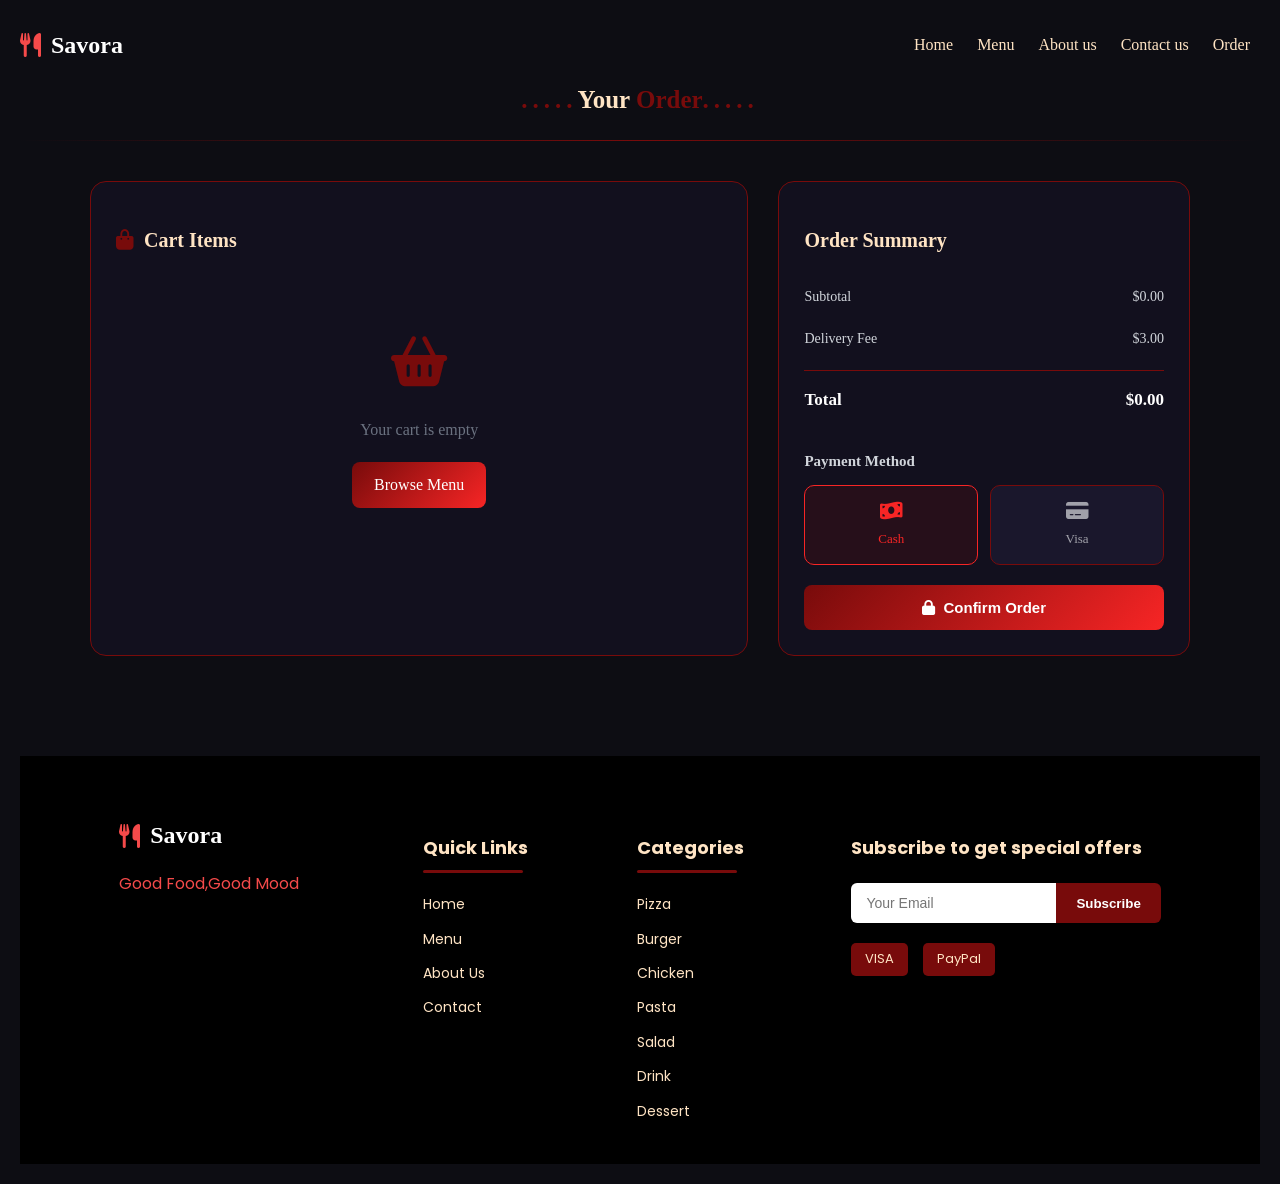
<file: order.html>
<!DOCTYPE html>
<html lang="en">

<head>
    <meta charset="UTF-8">
    <meta name="viewport" content="width=device-width, initial-scale=1.0">
    <title>Savora - Your Order</title>
    <link rel="stylesheet" href="https://cdnjs.cloudflare.com/ajax/libs/font-awesome/6.4.0/css/all.min.css">
    <link href="https://fonts.googleapis.com/css2?family=Poppins:wght@300;400;500;600;700&display=swap" rel="stylesheet">
    <link rel="stylesheet" href="css/order.css">
    <link rel="icon" href="Images/burgers/photo-of-home.jpg">
    <link href="css/index.css" rel="stylesheet">
</head>
<body>

    <header>
        <div class="logo">
            <i class="fa-solid fa-utensils"></i> Savora
        </div>
        <nav class="navbar">
            <ul>
                <li><a href="index.html">Home</a></li>
                <li><a href="menu.html">Menu</a></li>
                <li><a href="about-us.html">About us</a></li>
                <li><a href="contact-us.html">Contact us</a></li>
                <li><a href="order.html" class="active">Order</a></li>
            </ul>
        </nav>
    </header>

    <div class="menu">Your <span>Order</span></div>
    <div class="fade-line"></div>

    <div class="order-wrapper">

        <div class="cart-section">
            <h2><i class="fa-solid fa-bag-shopping"></i> Cart Items</h2>
            <div class="cart-items" id="cartItems">
            </div>
            <div class="empty-cart" id="emptyCart">
                <i class="fa-solid fa-basket-shopping"></i>
                <p>Your cart is empty</p>
                <a href="menu.html" class="btn-browse">Browse Menu</a>
            </div>
        </div>

        <div class="summary-section">
            <h2>Order Summary</h2>

            <div class="summary-row">
                <span>Subtotal</span>
                <span id="subtotal">$0.00</span>
            </div>
            <div class="summary-row">
                <span>Delivery Fee</span>
                <span id="delivery">$3.00</span>
            </div>
            <div class="summary-row total-row">
                <span>Total</span>
                <span id="total">$0.00</span>
            </div>

            <div class="payment-section">
                <h3>Payment Method</h3>
                <div class="payment-options">
                    <label class="payment-option active" id="cashLabel">
                        <input type="radio" name="payment" value="cash" checked>
                        <i class="fa-solid fa-money-bill-wave"></i>
                        <span>Cash</span>
                    </label>
                    <label class="payment-option" id="visaLabel">
                        <input type="radio" name="payment" value="visa">
                        <i class="fa-solid fa-credit-card"></i>
                        <span>Visa</span>
                    </label>
                </div>

                <div class="visa-form" id="visaForm">
                    <div class="form-group">
                        <input type="text" id="cardName" placeholder="Cardholder Name">
                    </div>
                    <div class="form-group">
                        <input type="text" id="cardNumber" placeholder="Card Number" maxlength="19">
                    </div>
                    <div class="form-row">
                        <div class="form-group">
                            <input type="text" id="cardExpiry" placeholder="MM/YY" maxlength="5">
                        </div>
                        <div class="form-group">
                            <input type="text" id="cardCvv" placeholder="CVV" maxlength="3">
                        </div>
                    </div>
                </div>
            </div>

            <button class="btn-checkout" id="checkoutBtn">
                <i class="fa-solid fa-lock"></i> Confirm Order
            </button>
        </div>
    </div>

    <footer>
        <div class="logo-footer">
            <div class="logo">
                <i class="fa-solid fa-utensils"></i> Savora
            </div>
            <p>Good Food,Good Mood</p>
        </div>
        <div class="footer-column">
            <h3>Quick Links</h3>
            <a href="index.html">Home</a>
            <a href="menu.html">Menu</a>
            <a href="about-us.html">About Us</a>
            <a href="contact-us.html">Contact</a>
        </div>
        <div class="footer-column">
            <h3>Categories</h3>
            <a href="menu.html?category=pizza">Pizza</a>
            <a href="menu.html?category=burgers">Burger</a>
            <a href="menu.html?category=chicken">Chicken</a>
            <a href="menu.html?category=pasta">Pasta</a>
            <a href="menu.html?category=salad">Salad</a>
            <a href="menu.html?category=drink">Drink</a>
            <a href="menu.html?category=dessert">Dessert</a>
        </div>
        <div class="subscribe">
            <h3>Subscribe to get special offers</h3>
            <div class="subscribe-box">
                <input type="email" placeholder="Your Email">
                <button>Subscribe</button>
            </div>
            <div class="payment">
                <span>VISA</span>
                <span>PayPal</span>
            </div>
        </div>
    </footer>
    <script src="main.js"></script>
    <script src="order.js"></script>
</body>
</html>
</file>
<file: css/index.css>
html {
    box-sizing: border-box;
    scroll-behavior: smooth;
    font-size: 100%;
}

body {
    box-sizing: border-box;
    margin: 0;
    padding: 20px;
    font-family: Georgia, 'Times New Roman', Times, serif;
    line-height: 1.6;
    background: #0d0d13;
    color: bisque;
}

header {
    display: flex;
    justify-content: space-between;
    align-items: center;
    height: 50px;
}
.product-card img {
    width: 100%;
    height: 180px;
    object-fit: cover;
    border-radius: 8px 8px 0 0;
    display: block;
}

.logo {
  font-size: 24px;
  font-family: Playfair Display ;
  font-weight: 600;
  color: #fff;
  display: flex;
  align-items: center;
  gap: 10px;
}

.logo i {
  color: #f54a4a;
}

.navbar {
    float: right;
}

nav li {
    display: inline-block;
    padding: 10px;
    justify-content: center;
}

nav ul li a {
    text-decoration: none;
    color: bisque;
    transition: 0.3s;

}

nav ul li a:hover {
    background: #780B0B;
    border-radius: 5px;
    padding: 5px;
    transform: translateY(-3px);
}

.container-hero {
    display: flex;
    align-items: center;
    justify-content: space-between;
    gap: 50px;
    padding: 50px 0;
}

.hero-content {
    flex: 1;
    max-width: 50%;
    animation: slideIn 1.5s ease-out;
}

@keyframes slideIn {
    from {
        transform: translateX(-100px);
        opacity: 0;
    }

    to {
        transform: translateX(0);
        opacity: 1;
    }
}

.hero-content h3 {
    color: #780B0B;
    font-family: "Lobster Two", sans-serif;
    font-weight: 700;
    font-style: italic;
    margin-bottom: 10px;
}

.hero-content h1 {
    font-size: 50px;
    line-height: 1.2;
    margin-bottom: 20px;
}

.hero-content h1 span {
    color: #780B0B;
}

.hero-content p {
    margin-bottom: 30px;
    max-width: 400px;
}

.hero-buttons {
    display: flex;
    gap: 20px;
}

.btn {
    padding: 10px 20px;
    border-radius: 5px;
    cursor: pointer;
    font-weight: 500;
    border: none;
    transition: 0.3s;
    border: 3px solid #332d4a;
    
}

.btn-primary {
    background-color: #780B0B;
    color: bisque;
}
.btn-primary a{
    text-decoration: none;
    color: bisque;
}

.btn-outline {
    background: transparent;
    color: bisque;
    border: 1px solid #fff;
}
.btn-outline a{
    text-decoration: none;
    color: bisque;
}
.hero-image {
    flex: 1;
    max-width: 45%;
    position: relative;
}

.hero-image img {
    width: 100%;
    max-width: 600px;
    border-radius: 20px;
    height: 500px;
    mix-blend-mode: lighten;
    object-fit: cover;
    border: none;
    animation: float 3s ease-in-out infinite;
}

@keyframes float {
    0% {
        transform: translateY(0);
    }

    50% {
        transform: translateY(-20px);
    }

    100% {
        transform: translateY(0);
    }
}

.fade-line {
    height: 1px;
    width: 100%;
    background: linear-gradient(to right, transparent, #780B0B, transparent);
    margin: 10px 0;
}

.section-title {
    text-align: center;
    margin: 0;
    position: relative;
    display: inline-block;
    width: 100%;
}

.section-title h2 {
    font-size: 28px;
    display: flex;
    justify-content: center;
    align-items: center;
    gap: 15px;
    color: bisque;
}

.section-title h2::before,
.section-title h2::after {
    content: ".....";
    color: #780B0B;
    letter-spacing: 5px;
    top: 50%;
}

.categories {
    display: grid;
    grid-template-columns: repeat(auto-fit, minmax(120px, 1fr));
    gap: 20px;
}

.cat-card {
    background-color: black;
    border-radius: 10px;
    padding: 20px;
    text-align: center;
    transition: 0.3s;
    cursor: pointer;
}

.cat-card:hover {
    transform: translateY(-5px);
    background: #780B0B;
}

.cat-card img {
    width: 75px;
    margin-bottom: 10px;
    height: 75px;
    object-fit: contain;
}

.cat-card h4 {
    font-size: 15px;
    margin-bottom: 5px;
}

.cat-card p {
    font-size: 12px;
    color: rgb(214, 179, 179);
}

.dishes-header {
    position: relative;
    display: flex;
    align-items: center;
    justify-content: center;
}

.dishes-header .dishes-title {
    margin: 0;

}

.dishes-title h2::before,
.dishes-title h2::after {
    content: ".....";
    letter-spacing: 5px;
    color: #780B0B;
    top: 50%;
}

.View-btn {
    padding: 10px 18px;
}
.View-btn a{
    text-decoration: none;
    color:bisque;
}

.dishes-header .View-btn {
    position: absolute;
    right: 0;
}

.cards {
    display: grid;
    grid-template-columns: repeat(4, 1fr);
    gap: 18px;
    margin-top: 25px;
}

.dish-card {
    background: #0d0d13;
    overflow: hidden;
    border-radius: 12px;
    border: 1px solid #1a1c29;
    transition: 0.3s;
}

.dish-card:hover {
    transform: translateY(-5px);
    background: #780B0B;
}

.dish-img {
    height: 220px;
    position: relative;
}

.dish-img img {
    width: 100%;
    height: 100%;
    overflow: hidden;
    object-fit: cover;
    border-radius: 0 0 10px 10px;
}

.View-btn {
    background: #780B0B;
    color: bisque;
    text-decoration: none;
}

.card-info {
    padding: 15px;
}

.card-info h3 {
    font-size: 16px;
    margin-bottom: 10px;
}

.rating {
    display: flex;
    align-items: center;
    gap: 5px;
    font-size: 12px;

}

.rating i {
    color: gold;
}

.price {
    display: flex;
    align-items: center;
    justify-content: space-between;
    margin-top: 15px;
}

.price strong {
    font-size: 17px;
}

.price button {
    border: none;
    background: #780B0B;
    border-radius: 6px;
    color: bisque;
    cursor: pointer;
    padding: 8px 13px;
}
.price button:hover{
    background: black;
}

.propereties {
    width: 100%;
    background: #780B0B;
    display: grid;
    grid-template-columns: repeat(4, 1fr);
    padding: 25px 7px;
    margin-top: 30px;
    border-radius: 5px;
}

.properety {
    display: flex;
    align-items: center;
    gap: 15px;
}

.properety:last-child {
    border: none;
}

.properety>i {
    font-size: 15px;
}

.properety h3 {
    font-size: 14px;
}

.properety p {
    font-size: 11px;
    opacity: .8;
}
/* menu */
.menu {
    text-align: center;
    padding: 10px;
    font-size: 25px;
    font-weight: 600;
    color: bisque;
}
.menu span {
    color: #780B0B;
}
.menu::before,
.menu::after {
    content: ".....";
    top: 50%;
    color: #780B0B;
    letter-spacing: 5px;
}
.category-buttons {
    display: flex;
    gap: 12px;
    justify-content: center;
    margin-bottom: 30px;
    flex-wrap: wrap;
}
.filter-btn {
    background-color: black;
    color: bisque;
    border: 1px solid #332d4a;
    padding: 10px 22px;
    border-radius: 20px;
    cursor: pointer;
    transition: all 0.3s ease;
}
.filter-btn.active,
.filter-btn:hover {
    background-color: #780B0B;
    border-color: #6c5ce7;
}
.product-grid {
    display: grid;
    grid-template-columns: repeat(auto-fill, minmax(220px, 1fr));
    gap: 20px;
    justify-content: flex-start;
}
.product-card {
    background-color: transparent;
    border-radius: 12px;
    width: 100%;
    height: 350px;
    box-sizing: border-box;
    perspective: 1000px;
    cursor: pointer;
}
.product-card.hide {
    display: none !important;
}
.card-inner {
    position: relative;
    width: 100%;
    height: 100%;
    transition: transform 0.7s ease;
    transform-style: preserve-3d;
}
.product-card.flipped .card-inner {
    transform: rotateY(180deg);
}
.card-front,
.card-back {
    position: absolute;
    width: 100%;
    height: 100%;
    box-sizing: border-box;
    border-radius: 12px;
    padding: 12px;
    background-color: black;
    border: 1px solid #1a1c29;
    backface-visibility: hidden;
    -webkit-backface-visibility: hidden;
}
.card-front {
    transition: 0.3s;
}
.product-card:hover .card-front {
    background-color: #780B0B;
    transform: translateY(-5px);
}
.card-front img {
    width: 100%;
    height: 120px;
    object-fit: cover;
    border-radius: 8px;
    display: block;
    margin-bottom: 12px;
}
.card-header {
    display: flex;
    justify-content: space-between;
    align-items: center;
    margin-bottom: 8px;
    gap: 10px;
}
.product-title {
    color: bisque;
    font-size: 14px;
    font-weight: 600;
    margin: 0;
}
.price {
    color: bisque;
    font-size: 14px;
    font-weight: 700;
}
.card-footer {
    display: flex;
    justify-content: space-between;
    align-items: center;
}

.rating {
    color: #ffb800;
    font-size: 12px;
    display: flex;
    align-items: center;
    gap: 4px;
}
.add-btn {
    background-color: #780B0B;
    color: bisque;
    border: none;
    padding: 6px 14px;
    border-radius: 6px;
    font-size: 12px;
    font-weight: 600;
    cursor: pointer;
    transition: background-color 0.2s ease;
}
.add-btn:hover {
    background-color: black;
}
.card-back {
    transform: rotateY(180deg);
    display: flex;
    flex-direction: column;
    justify-content: space-between;
    overflow: hidden;
}
.back-title {
    color: bisque;
    font-size: 18px;
    margin: 0 0 8px;
}
.back-description {
    color: #d8c8b5;
    font-size: 12px;
    line-height: 1.5;
    margin: 0 0 10px;
}
.size-title,
.quantity-title {
    color: bisque;
    font-size: 13px;
    margin: 8px 0;
}
.size-options {
    display: flex;
    gap: 6px;
}
.size-btn {
    flex: 1;
    padding: 7px 3px;
    background-color: transparent;
    color: bisque;
    border: 1px solid #4b4655;
    border-radius: 7px;
    cursor: pointer;
    font-size: 11px;
    transition: 0.2s;
}
.size-btn:hover,
.size-btn.active {
    background-color: #780B0B;
    border-color: #780B0B;
}
.quantity-box {
    display: flex;
    align-items: center;
    justify-content: center;
    gap: 15px;
}
.quantity-btn {
    width: 28px;
    height: 28px;
    border: none;
    border-radius: 50%;
    background-color: #780B0B;
    color: bisque;
    font-size: 18px;
    cursor: pointer;
}
.quantity {
    color: bisque;
    font-size: 15px;
    font-weight: bold;
    min-width: 20px;
    text-align: center;
}
.total-price {
    color: #ffb800;
    text-align: center;
    font-size: 17px;
    font-weight: bold;
    margin: 5px 0;
}
.cart-btn {
    width: 100%;
    padding: 9px;
    border: none;
    border-radius: 7px;
    background-color: #780B0B;
    color: bisque;
    font-size: 13px;
    font-weight: bold;
    cursor: pointer;
    transition: 0.2s;
}
.cart-btn:hover {
    background-color: #000;
}
.back-btn {
    position: absolute;
    top: 10px;
    right: 10px;
    border: none;
    background: transparent;
    color: bisque;
    font-size: 18px;
    cursor: pointer;
}

footer {
    display: flex;
    flex-wrap: wrap;
    justify-content: space-between;
    gap: 40px;
    background-color:black;
    color: bisque;
    padding: 60px 8% 30px;
    font-family: 'Poppins', sans-serif;
}
.logo-footer {
    flex: 1 1 250px;
}

.logo-footer p {
    color: #f54a4a;
    font-size: 16px;
    line-height: 1.6;
}
.footer-column {
    flex: 1 1 160px;
}

.footer-column h3 {
    font-size: 18px;
    margin-bottom: 20px;
    color: bisque;
    position: relative;
    padding-bottom: 10px;
}

.footer-column h3::after {
    content: "";
    position: absolute;
    bottom: 0;
    left: 0;
    width: 100px;
    height: 3px;
    background-color: #780B0B;
    border-radius: 2px;
}

.footer-column a {
    display: block;
    color: bisque;
    text-decoration: none;
    margin-bottom: 12px;
    font-size: 14px;
    transition: 0.3s ease;
}

.footer-column a:hover {
    color: #780B0B;
    padding-left: 5px;
}
.subscribe {
    flex: 1 1 280px;
}

.subscribe h3 {
    font-size: 18px;
    color: bisque;
    margin-bottom: 20px;
}

.subscribe-box {
    display: flex;
    margin-bottom: 20px;
}

.subscribe-box input {
    flex: 1;
    padding: 12px 15px;
    border: none;
    border-radius: 6px 0 0 6px;
    outline: none;
    font-size: 14px;
}

.subscribe-box button {
    background-color:#780B0B;
    color: #fff;
    border: none;
    padding: 12px 20px;
    border-radius: 0 6px 6px 0;
    cursor: pointer;
    font-weight: 600;
    transition: 0.3s ease;
}

.subscribe-box button:hover {
    background-color:#780B0B;
}

.payment {
    display: flex;
    gap: 15px;
}

.payment span {
    background-color: #780B0B;
    padding: 6px 14px;
    border-radius: 5px;
    font-size: 13px;
    color: bisque;
}
/* about */
.about-section {
    padding: 40px 8%;
}

.about-container {
    display: flex;
    align-items: center;
    justify-content: space-between;
    position: relative;
    border-radius: 20px;
    padding: 30px;
    overflow: hidden;
    box-shadow: 0 4px 15px rgba(122, 35, 35, 0.4);
}

.about-text {
    flex: 1;
    z-index: 2;
}

.description {
    color: bisque;
    line-height: 1.6;
    margin-bottom: 30px;
    max-width: 480px;
}

.features-list {
    display: flex;
    flex-direction: column;
    gap: 20px;
}

.feature-item {
    display: flex;
    align-items: center;
    gap: 15px;
}

.feature-item i {
    border: 1px solid #333;
    padding: 10px;
    border-radius: 50%;
    color: bisque;
    width: 40px;
    height: 40px;
    display: flex;
    align-items: center;
    justify-content: center;
}

.feature-item span {
    font-size: 16px;
    color: bisque;
}

.about-image {
    flex: 1.2;
    display: flex;
    justify-content: flex-end;
    position: relative;
}

.image-wrapper {
    position: relative;
    width: 100%;
    max-width: 500px;
}

.image-wrapper img {
    width: 100%;
    height: auto;
    max-height: 420px;
    object-fit: cover;
    border-radius: 15px;
    display: block;
    box-shadow: 0 4px 15px rgba(122, 35, 35, 0.4);
    box-sizing: border-box; 
    border-radius: 15px 0 0 0 ;
    opacity: 0.7; 
    
    -webkit-mask-image: linear-gradient(to left, rgba(0,0,0,1) 60%, rgba(0,0,0,0) 100%),
                        linear-gradient(to top, rgba(0,0,0,1) 80%, rgba(0,0,0,0) 100%);
    -webkit-mask-composite: source-in;
    mask-image: linear-gradient(to left, rgba(0,0,0,1) 60%, rgba(0,0,0,0) 100%),
                linear-gradient(to top, rgba(0,0,0,1) 80%, rgba(0,0,0,0) 100%);
    mask-composite: intersect;
}
@media (max-width: 900px) {
    .container-hero {
        flex-direction: column;
        text-align: center;
        gap: 30px;
    }

    .hero-content {
        max-width: 100%;
    }

    .hero-content p {
        max-width: 100%;
        margin-left: auto;
        margin-right: auto;
    }

    .hero-buttons {
        justify-content: center;
    }

    .hero-image {
        max-width: 80%;
    }

    .cards {
        grid-template-columns: repeat(2, 1fr);
    }

    .about-container {
        flex-direction: column;
    }

    .about-image {
        justify-content: center;
    }

    .about-image img {
        max-width: 100%;
    }
}

@media (max-width: 600px) {

    body {
        padding: 12px;
    }

    header {
        flex-direction: column;
        height: auto;
        gap: 10px;
        padding: 10px 0;
    }

    .navbar {
        float: none;
    }

    nav ul {
        padding: 0;
        margin: 0;
        display: flex;
        flex-wrap: wrap;
        justify-content: center;
    }

    nav li {
        padding: 6px;
    }

    .hero-content h1 {
        font-size: 32px;
    }

    .hero-image img {
        height: 300px;
    }

    .categories {
        grid-template-columns: repeat(2, 1fr);
    }

    .cards {
        grid-template-columns: 1fr;
    }

    .dishes-header {
        flex-direction: column;
        gap: 10px;
    }

    .dishes-header .View-btn {
        position: static;
    }

    .propereties {
        grid-template-columns: repeat(2, 1fr);
        gap: 15px;
    }

    .menu {
        font-size: 20px;
    }

    .category-buttons {
        gap: 8px;
    }

    .filter-btn {
        padding: 8px 16px;
        font-size: 13px;
    }

    .product-grid {
        grid-template-columns: repeat(2, 1fr);
        gap: 12px;
    }

    .product-card {
        height: 340px;
    }

    footer {
        flex-direction: column;
        padding: 40px 6% 20px;
        gap: 25px;
        text-align: center;
    }

    .footer-column h3::after {
        left: 50%;
        transform: translateX(-50%);
    }

    .subscribe-box {
        flex-direction: column;
    }

    .subscribe-box input,
    .subscribe-box button {
        border-radius: 6px;
        width: 100%;
    }

    .subscribe-box button {
        margin-top: 8px;
    }

    .payment {
        justify-content: center;
    }

    .about-text h1 {
        font-size: 28px;
    }

    .about-image img {
        height: 350px;
    }
}

@media (max-width: 380px) {
    .categories {
        grid-template-columns: 1fr;
    }

    .product-grid {
        grid-template-columns: 1fr;
    }

    .hero-content h1 {
        font-size: 26px;
    }

    .btn {
        padding: 8px 14px;
        font-size: 13px;
    }
}
</file>
<file: css/order.css>
.order-wrapper {
    max-width: 1100px;
    margin: 40px auto;
    padding: 0 20px 60px;
    display: grid;
    grid-template-columns: 1.6fr 1fr;
    gap: 30px;
}
.cart-section {
    background-color: #12101e;
    border: 1px solid #780B0B;
    border-radius: 16px;
    padding: 25px;
}
.cart-section h2 {
    font-size: 20px;
    margin-bottom: 20px;
    display: flex;
    align-items: center;
    gap: 10px;
}
.cart-section h2 i {
    color: #780B0B;
}
.cart-item {
    display: flex;
    align-items: center;
    gap: 15px;
    padding: 15px 0;
    border-bottom: 1px solid #780B0B;
}
.cart-item img {
    width: 70px;
    height: 70px;
    object-fit: cover;
    border-radius: 10px;
}
.cart-item-info {
    flex: 1;
}
.cart-item-info h4 {
    font-size: 15px;
    margin-bottom: 5px;
}

.cart-item-info .item-price {
    color: #f72525;
    font-size: 14px;
    font-weight: 600;
}

.qty-controls {
    display: flex;
    align-items: center;
    gap: 10px;
    background-color: #1a172c;
    border-radius: 8px;
    padding: 5px 10px;
}

.qty-controls button {
    background: none;
    border: none;
    color: #fff;
    font-size: 16px;
    cursor: pointer;
    width: 22px;
}

.qty-controls span {
    min-width: 15px;
    text-align: center;
}

.remove-item {
    background: none;
    border: none;
    color: #f87171;
    font-size: 16px;
    cursor: pointer;
    margin-left: 10px;
}

.empty-cart {
    display: none;
    flex-direction: column;
    align-items: center;
    justify-content: center;
    text-align: center;
    padding: 60px 20px;
    color: #6b7280;
}

.empty-cart i {
    font-size: 50px;
    margin-bottom: 15px;
    color: #780B0B;
}

.empty-cart p {
    margin-bottom: 20px;
}

.btn-browse {
    background: linear-gradient(135deg, #780B0B, #f72525);
    color: #fff;
    text-decoration: none;
    padding: 10px 22px;
    border-radius: 8px;
    font-weight: 500;
}

.summary-section {
    background-color: #12101e;
    border: 1px solid #780B0B;
    border-radius: 16px;
    padding: 25px;
    height: fit-content;
}

.summary-section h2 {
    font-size: 20px;
    margin-bottom: 20px;
}

.summary-row {
    display: flex;
    justify-content: space-between;
    padding: 10px 0;
    color: #d1d5db;
    font-size: 14px;
}

.total-row {
    border-top: 1px solid #780B0B;
    margin-top: 10px;
    padding-top: 15px;
    font-size: 17px;
    font-weight: 600;
    color: #fff;
}

.payment-section {
    margin-top: 25px;
}

.payment-section h3 {
    font-size: 15px;
    margin-bottom: 12px;
    color: #d1d5db;
}

.payment-options {
    display: grid;
    grid-template-columns: 1fr 1fr;
    gap: 12px;
    margin-bottom: 15px;
}

.payment-option {
    display: flex;
    flex-direction: column;
    align-items: center;
    gap: 8px;
    background-color: #1a172c;
    border: 1px solid #780B0B;
    border-radius: 10px;
    padding: 15px 10px;
    cursor: pointer;
    transition: 0.3s;
}

.payment-option input {
    display: none;
}

.payment-option i {
    font-size: 20px;
    color: #a1a1aa;
}

.payment-option span {
    font-size: 13px;
    color: #a1a1aa;
}

.payment-option.active {
    border-color: #f72525;
    background-color: rgba(120, 11, 11, 0.2);
}

.payment-option.active i,
.payment-option.active span {
    color: #f72525;
}

.visa-form {
    display: none;
    flex-direction: column;
    gap: 12px;
    margin-top: 15px;
    animation: fadeIn 0.3s ease;
}

.visa-form.show {
    display: flex;
}

.visa-form .form-row {
    display: grid;
    grid-template-columns: 1fr 1fr;
    gap: 12px;
}

.visa-form input {
    width: 100%;
    background-color: #1a172c;
    border: 1px solid #780B0B;
    border-radius: 8px;
    padding: 12px 16px;
    color: #fff;
    font-size: 14px;
    box-sizing: border-box;
    outline: none;
    transition: 0.3s;
}

.visa-form input:focus {
    border-color: #f53131;
    transform: translateY(-2px);
}

.btn-checkout {
    width: 100%;
    background: linear-gradient(135deg, #780B0B, #f72525);
    color: #fff;
    border: none;
    padding: 14px;
    border-radius: 8px;
    font-size: 15px;
    font-weight: 600;
    cursor: pointer;
    margin-top: 20px;
    transition: 0.3s;
    display: flex;
    align-items: center;
    justify-content: center;
    gap: 8px;
}

.btn-checkout:hover {
    opacity: 0.9;
    transform: translateY(-2px);
}

.success-alert {
    position: fixed;
    top: 30px;
    right: 30px;
    background-color: #12101e;
    border: 1px solid #780B0B;
    border-radius: 12px;
    padding: 20px 25px;
    box-shadow: 0 8px 24px rgba(0, 0, 0, 0.4);
    z-index: 9999;
    animation: fadeInAlert 0.5s ease forwards;
}

.alert-content {
    display: flex;
    flex-direction: column;
    align-items: center;
    text-align: center;
    gap: 8px;
}

.alert-content i {
    font-size: 32px;
    color: #780B0B;
}

.alert-content h3 {
    font-size: 18px;
    color: #fff;
}

.alert-content p {
    font-size: 13px;
    color: #a1a1aa;
}

@keyframes fadeInAlert {
    from { opacity: 0; transform: translateY(-15px); }
    to { opacity: 1; transform: translateY(0); }
}

@keyframes fadeOut {
    from { opacity: 1; transform: translateY(0); }
    to { opacity: 0; transform: translateY(-15px); }
}

@keyframes fadeIn {
    from { opacity: 0; }
    to { opacity: 1; }
}

@media (max-width: 768px) {
    .order-wrapper {
        grid-template-columns: 1fr;
        margin: 25px auto;
        padding: 0 15px 40px;
        gap: 20px;
    }

    .cart-section,
    .summary-section {
        padding: 20px;
    }
}

@media (max-width: 480px) {

    .cart-section h2,
    .summary-section h2 {
        font-size: 17px;
    }

    .cart-item {
        flex-wrap: wrap;
        gap: 10px;
        padding: 12px 0;
    }

    .cart-item img {
        width: 55px;
        height: 55px;
    }

    .cart-item-info h4 {
        font-size: 13px;
    }

    .cart-item-info .item-price {
        font-size: 13px;
    }

    .qty-controls {
        padding: 4px 8px;
        gap: 8px;
    }

    .remove-item {
        margin-left: auto;
    }

    .empty-cart {
        padding: 40px 15px;
    }

    .empty-cart i {
        font-size: 40px;
    }

    .summary-row {
        font-size: 13px;
    }

    .total-row {
        font-size: 15px;
    }

    .payment-options {
        gap: 8px;
    }

    .payment-option {
        padding: 12px 8px;
    }

    .payment-option i {
        font-size: 17px;
    }

    .payment-option span {
        font-size: 12px;
    }

    .visa-form .form-row {
        grid-template-columns: 1fr 1fr;
        gap: 8px;
    }

    .visa-form input {
        padding: 10px 14px;
        font-size: 13px;
    }

    .btn-checkout {
        padding: 12px;
        font-size: 14px;
    }

    .success-alert {
        top: 15px;
        right: 15px;
        left: 15px;}
    }
</file>
